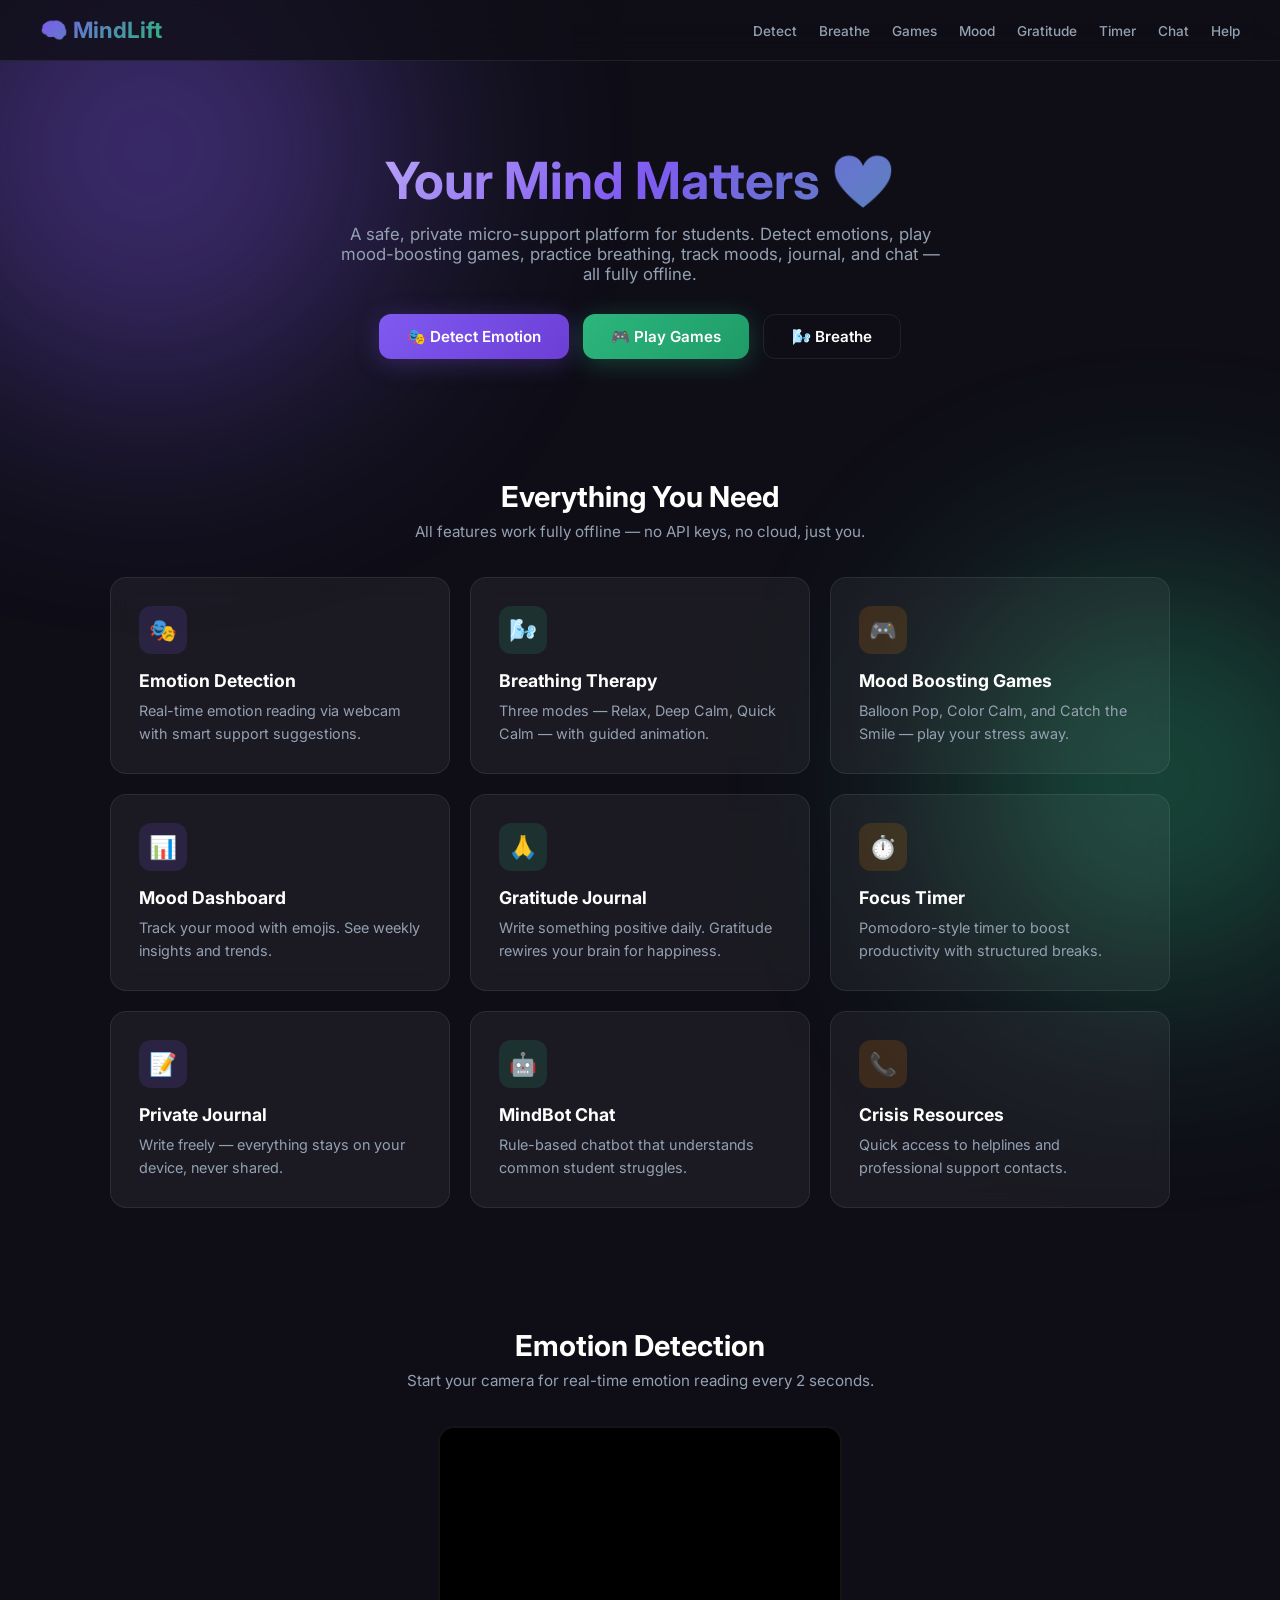
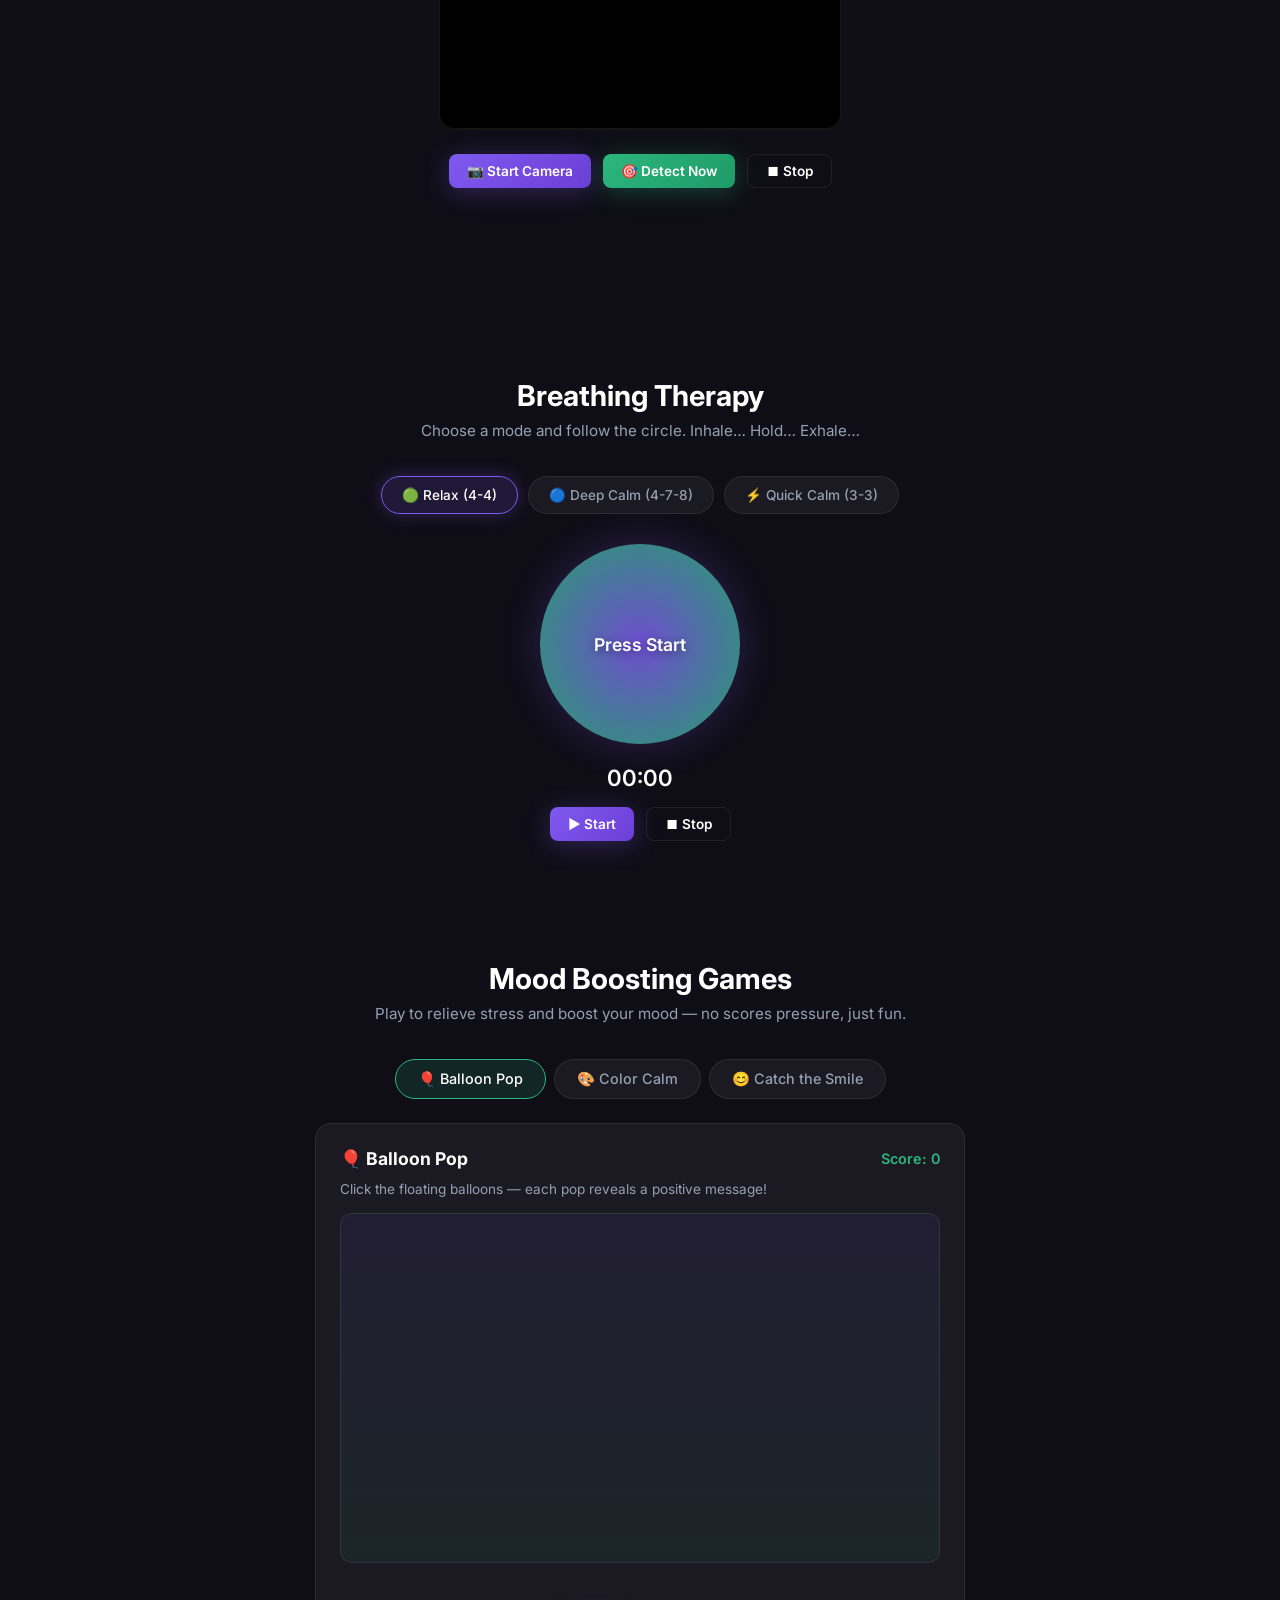
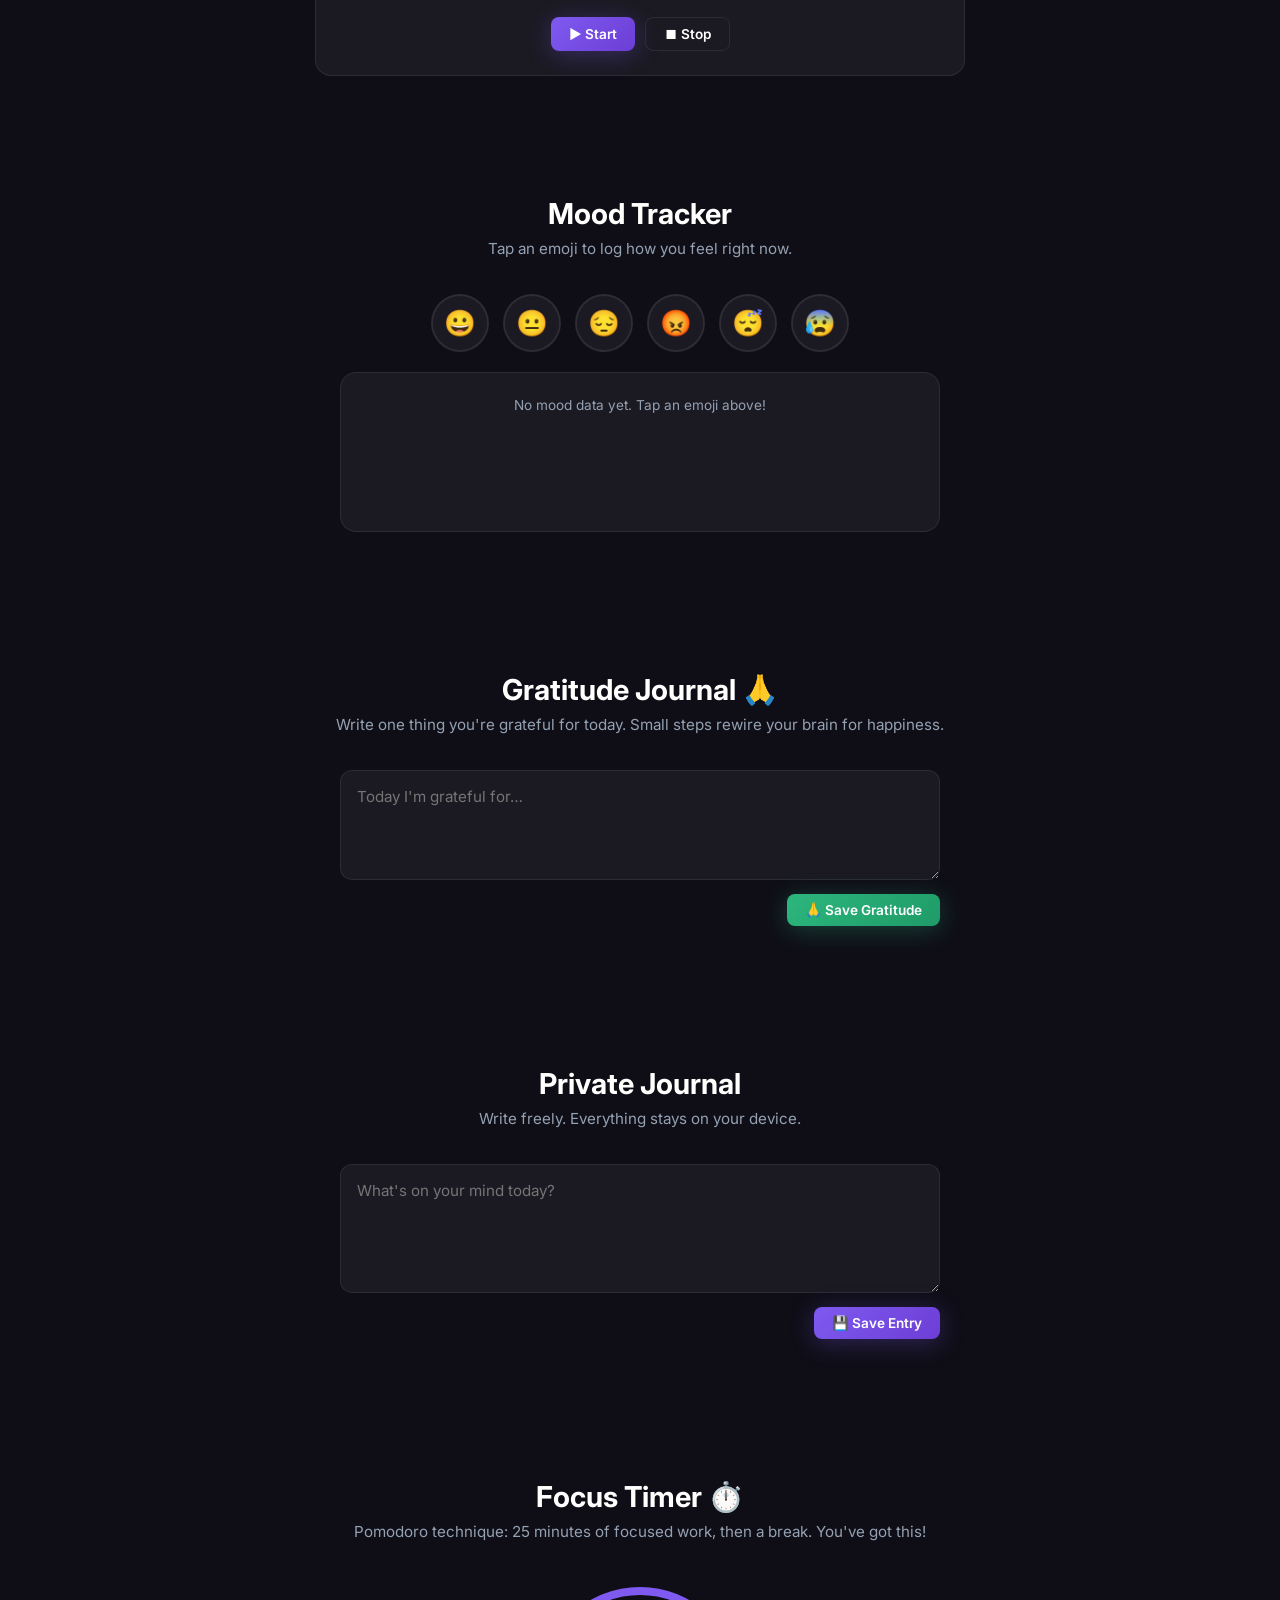
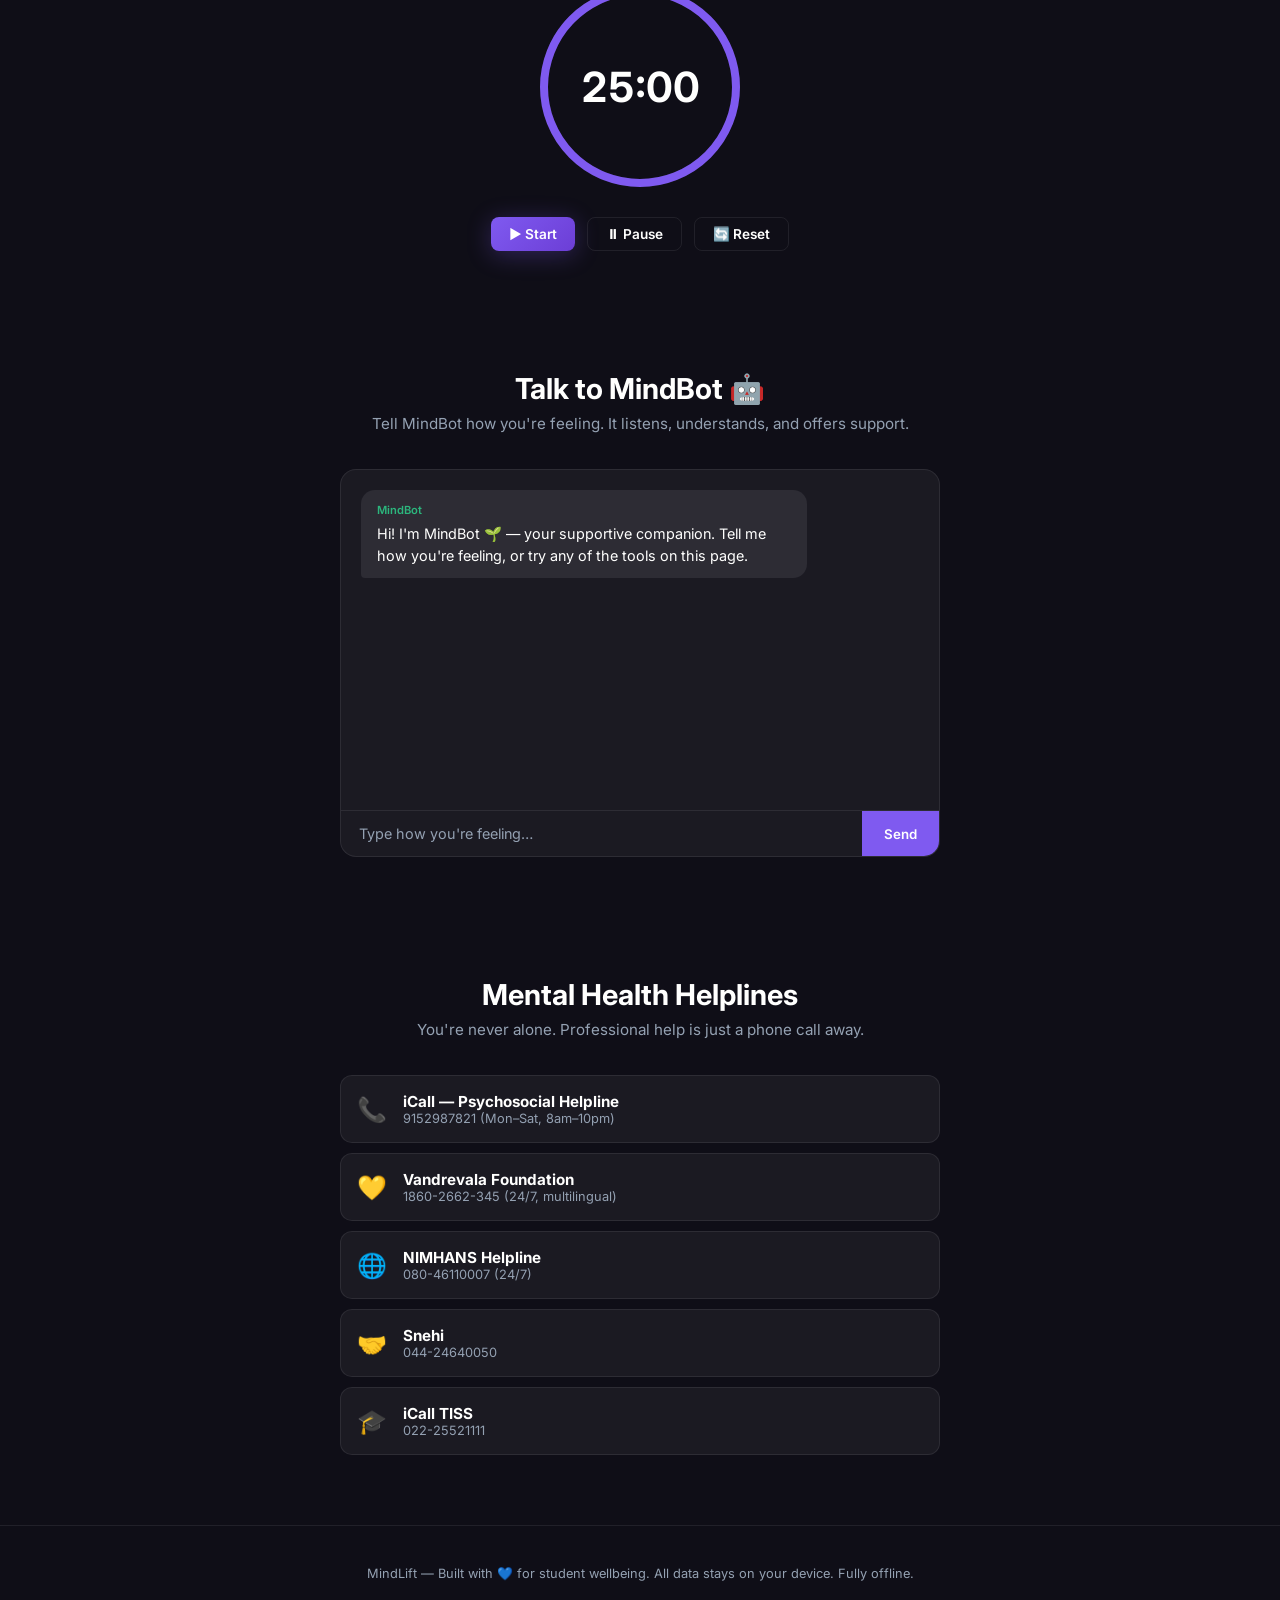
<file: index.html>
<!DOCTYPE html>
<html lang="en">

<head>
    <meta charset="UTF-8">
    <meta name="viewport" content="width=device-width, initial-scale=1.0">
    <meta name="description"
        content="MindLift — A complete offline mental health micro-support system for students. Emotion detection, breathing therapy, mood-boosting games, focus timer, journaling, and chatbot.">
    <title>MindLift — Mental Health Micro Support for Students</title>
    <link rel="stylesheet" href="style.css">
</head>

<body>

    <!-- ── NAVIGATION ── -->
    <nav>
        <div class="logo">🧠 MindLift</div>
        <ul class="nav-links">
            <li><a href="#detector">Detect</a></li>
            <li><a href="#breathing-section">Breathe</a></li>
            <li><a href="#games-section">Games</a></li>
            <li><a href="#mood-section">Mood</a></li>
            <li><a href="#gratitude-section">Gratitude</a></li>
            <li><a href="#focus-section">Timer</a></li>
            <li><a href="#chat-section">Chat</a></li>
            <li><a href="#resources-section">Help</a></li>
        </ul>
    </nav>

    <!-- ── HERO ── -->
    <section class="hero">
        <h1>Your Mind Matters 💙</h1>
        <p>A safe, private micro-support platform for students. Detect emotions, play mood-boosting games, practice
            breathing, track moods, journal, and chat — all fully offline.</p>
        <div class="hero-btns">
            <a href="#detector" class="btn btn-primary">🎭 Detect Emotion</a>
            <a href="#games-section" class="btn btn-accent">🎮 Play Games</a>
            <a href="#breathing-section" class="btn btn-outline">🌬️ Breathe</a>
        </div>
    </section>

    <!-- ── FEATURES GRID ── -->
    <section class="section" id="features">
        <h2 class="section-title">Everything You Need</h2>
        <p class="section-sub">All features work fully offline — no API keys, no cloud, just you.</p>
        <div class="card-grid">
            <div class="card animate-in">
                <div class="card-icon purple">🎭</div>
                <h3>Emotion Detection</h3>
                <p>Real-time emotion reading via webcam with smart support suggestions.</p>
            </div>
            <div class="card animate-in">
                <div class="card-icon green">🌬️</div>
                <h3>Breathing Therapy</h3>
                <p>Three modes — Relax, Deep Calm, Quick Calm — with guided animation.</p>
            </div>
            <div class="card animate-in">
                <div class="card-icon orange">🎮</div>
                <h3>Mood Boosting Games</h3>
                <p>Balloon Pop, Color Calm, and Catch the Smile — play your stress away.</p>
            </div>
            <div class="card animate-in">
                <div class="card-icon purple">📊</div>
                <h3>Mood Dashboard</h3>
                <p>Track your mood with emojis. See weekly insights and trends.</p>
            </div>
            <div class="card animate-in">
                <div class="card-icon green">🙏</div>
                <h3>Gratitude Journal</h3>
                <p>Write something positive daily. Gratitude rewires your brain for happiness.</p>
            </div>
            <div class="card animate-in">
                <div class="card-icon orange">⏱️</div>
                <h3>Focus Timer</h3>
                <p>Pomodoro-style timer to boost productivity with structured breaks.</p>
            </div>
            <div class="card animate-in">
                <div class="card-icon purple">📝</div>
                <h3>Private Journal</h3>
                <p>Write freely — everything stays on your device, never shared.</p>
            </div>
            <div class="card animate-in">
                <div class="card-icon green">🤖</div>
                <h3>MindBot Chat</h3>
                <p>Rule-based chatbot that understands common student struggles.</p>
            </div>
            <div class="card animate-in">
                <div class="card-icon orange">📞</div>
                <h3>Crisis Resources</h3>
                <p>Quick access to helplines and professional support contacts.</p>
            </div>
        </div>
    </section>

    <!-- ══════════════════════════════════════ -->
    <!-- ── EMOTION DETECTION ── -->
    <!-- ══════════════════════════════════════ -->
    <section class="section" id="detector">
        <h2 class="section-title">Emotion Detection</h2>
        <p class="section-sub">Start your camera for real-time emotion reading every 2 seconds.</p>
        <div style="text-align:center">
            <div class="video-wrap">
                <video id="cam" autoplay playsinline width="400" height="300"></video>
                <div class="live-emotion-overlay" id="liveEmotionOverlay"></div>
            </div>
            <div class="det-controls">
                <button class="btn btn-primary btn-sm" id="btnStartCam" onclick="startCamera()">📷 Start Camera</button>
                <button class="btn btn-accent btn-sm" onclick="detectEmotion()">🎯 Detect Now</button>
                <button class="btn btn-outline btn-sm" onclick="stopCamera()">⏹ Stop</button>
            </div>
            <div id="emotion-result" class="emotion-result"></div>
        </div>
        <!-- Smart Suggestions Panel -->
        <div id="smartSuggestions" class="smart-suggestions" style="display:none"></div>
    </section>

    <!-- ══════════════════════════════════════ -->
    <!-- ── ADVANCED BREATHING ── -->
    <!-- ══════════════════════════════════════ -->
    <section class="section" id="breathing-section">
        <h2 class="section-title">Breathing Therapy</h2>
        <p class="section-sub">Choose a mode and follow the circle. Inhale… Hold… Exhale…</p>
        <div style="text-align:center">
            <!-- Mode Selector -->
            <div class="breath-mode-selector">
                <button class="breath-mode-btn active" data-mode="relax" onclick="selectBreathMode('relax')">🟢 Relax
                    (4-4)</button>
                <button class="breath-mode-btn" data-mode="deep" onclick="selectBreathMode('deep')">🔵 Deep Calm
                    (4-7-8)</button>
                <button class="breath-mode-btn" data-mode="quick" onclick="selectBreathMode('quick')">⚡ Quick Calm
                    (3-3)</button>
            </div>
            <div class="breath-circle-wrap">
                <div class="breath-circle" id="breathCircle"></div>
                <div class="breath-label" id="breathLabel">Press Start</div>
            </div>
            <div id="breathTimer" class="breath-timer">00:00</div>
            <div class="breath-controls">
                <button class="btn btn-primary btn-sm" onclick="startBreathing()">▶ Start</button>
                <button class="btn btn-outline btn-sm" onclick="stopBreathing()">⏹ Stop</button>
            </div>
        </div>
    </section>

    <!-- ══════════════════════════════════════ -->
    <!-- ── MOOD BOOSTING GAMES ── -->
    <!-- ══════════════════════════════════════ -->
    <section class="section" id="games-section">
        <h2 class="section-title">Mood Boosting Games</h2>
        <p class="section-sub">Play to relieve stress and boost your mood — no scores pressure, just fun.</p>

        <!-- Game Tabs -->
        <div class="game-tabs">
            <button class="game-tab active" onclick="switchGame('balloon',this)">🎈 Balloon Pop</button>
            <button class="game-tab" onclick="switchGame('color',this)">🎨 Color Calm</button>
            <button class="game-tab" onclick="switchGame('smile',this)">😊 Catch the Smile</button>
        </div>

        <!-- Game 1: Balloon Pop -->
        <div class="game-panel" id="game-balloon">
            <div class="game-header">
                <h3>🎈 Balloon Pop</h3>
                <div class="game-score">Score: <span id="balloonScore">0</span></div>
            </div>
            <p class="game-desc">Click the floating balloons — each pop reveals a positive message!</p>
            <div class="balloon-area" id="balloonArea"></div>
            <div id="balloonMsg" class="balloon-pop-msg"></div>
            <div class="game-controls">
                <button class="btn btn-primary btn-sm" onclick="startBalloonGame()">▶ Start</button>
                <button class="btn btn-outline btn-sm" onclick="stopBalloonGame()">⏹ Stop</button>
            </div>
        </div>

        <!-- Game 2: Color Calm -->
        <div class="game-panel" id="game-color" style="display:none">
            <div class="game-header">
                <h3>🎨 Color Calm</h3>
                <div class="game-score">Score: <span id="colorScore">0</span></div>
            </div>
            <div id="colorInstruction" class="color-instruction">Press Start to play</div>
            <div class="color-grid" id="colorGrid"></div>
            <div class="game-controls">
                <button class="btn btn-primary btn-sm" onclick="startColorGame()">▶ Start</button>
            </div>
        </div>

        <!-- Game 3: Catch the Smile -->
        <div class="game-panel" id="game-smile" style="display:none">
            <div class="game-header">
                <h3>😊 Catch the Smile</h3>
                <div class="game-score">Caught: <span id="smileScore">0</span> / 10</div>
            </div>
            <p class="game-desc">Move your mouse to catch the falling smiley faces!</p>
            <canvas id="smileCanvas" width="600" height="380"></canvas>
            <div id="smileComplete" class="smile-complete" style="display:none">
                🎉 Great! You just boosted your mood!
            </div>
            <div class="game-controls">
                <button class="btn btn-primary btn-sm" onclick="startSmileGame()">▶ Start</button>
                <button class="btn btn-outline btn-sm" onclick="stopSmileGame()">⏹ Stop</button>
            </div>
        </div>
    </section>

    <!-- ══════════════════════════════════════ -->
    <!-- ── MOOD TRACKER DASHBOARD ── -->
    <!-- ══════════════════════════════════════ -->
    <section class="section" id="mood-section">
        <h2 class="section-title">Mood Tracker</h2>
        <p class="section-sub">Tap an emoji to log how you feel right now.</p>
        <div style="text-align:center">
            <div class="mood-selector">
                <button class="mood-btn" onclick="selectMood(this,5,'Happy')">😀</button>
                <button class="mood-btn" onclick="selectMood(this,3,'Neutral')">😐</button>
                <button class="mood-btn" onclick="selectMood(this,2,'Sad')">😔</button>
                <button class="mood-btn" onclick="selectMood(this,1,'Angry')">😡</button>
                <button class="mood-btn" onclick="selectMood(this,2,'Tired')">😴</button>
                <button class="mood-btn" onclick="selectMood(this,1,'Stressed')">😰</button>
            </div>
            <div id="moodInsight" class="mood-insight"></div>
            <div class="mood-chart">
                <div class="mood-chart-content" id="moodChartContent"></div>
            </div>
            <div id="moodHistory" class="mood-history"></div>
        </div>
    </section>

    <!-- ══════════════════════════════════════ -->
    <!-- ── GRATITUDE JOURNAL ── -->
    <!-- ══════════════════════════════════════ -->
    <section class="section" id="gratitude-section">
        <h2 class="section-title">Gratitude Journal 🙏</h2>
        <p class="section-sub">Write one thing you're grateful for today. Small steps rewire your brain for happiness.
        </p>
        <div style="max-width:600px;margin:0 auto;text-align:center">
            <textarea id="gratitudeArea" class="journal-area" rows="4" placeholder="Today I'm grateful for…"></textarea>
            <div style="text-align:right;margin-top:10px">
                <button class="btn btn-accent btn-sm" onclick="saveGratitude()">🙏 Save Gratitude</button>
            </div>
            <div id="gratitudeEntries" class="journal-entries" style="margin-top:20px"></div>
        </div>
    </section>

    <!-- ══════════════════════════════════════ -->
    <!-- ── PRIVATE JOURNAL ── -->
    <!-- ══════════════════════════════════════ -->
    <section class="section" id="journal-section">
        <h2 class="section-title">Private Journal</h2>
        <p class="section-sub">Write freely. Everything stays on your device.</p>
        <div style="max-width:600px;margin:0 auto;text-align:center">
            <textarea id="journalArea" class="journal-area" rows="5"
                placeholder="What's on your mind today?"></textarea>
            <div style="text-align:right;margin-top:10px">
                <button class="btn btn-primary btn-sm" onclick="saveJournal()">💾 Save Entry</button>
            </div>
            <div id="journalEntries" class="journal-entries" style="margin-top:20px"></div>
        </div>
    </section>

    <!-- ══════════════════════════════════════ -->
    <!-- ── FOCUS TIMER ── -->
    <!-- ══════════════════════════════════════ -->
    <section class="section" id="focus-section">
        <h2 class="section-title">Focus Timer ⏱️</h2>
        <p class="section-sub">Pomodoro technique: 25 minutes of focused work, then a break. You've got this!</p>
        <div style="text-align:center">
            <div class="timer-ring-wrap">
                <svg class="timer-ring" width="220" height="220" viewBox="0 0 220 220">
                    <circle class="timer-ring-bg" cx="110" cy="110" r="96" />
                    <circle class="timer-ring-fill" id="focusRing" cx="110" cy="110" r="96" />
                </svg>
                <div class="timer-display" id="focusDisplay">25:00</div>
            </div>
            <div id="focusComplete" class="focus-complete" style="display:none">
                🎉 Time's up! Great focus session. Take a 5-minute break!
            </div>
            <div class="breath-controls" style="margin-top:20px">
                <button class="btn btn-primary btn-sm" onclick="startFocusTimer()">▶ Start</button>
                <button class="btn btn-outline btn-sm" onclick="pauseFocusTimer()">⏸ Pause</button>
                <button class="btn btn-outline btn-sm" onclick="resetFocusTimer()">🔄 Reset</button>
            </div>
        </div>
    </section>

    <!-- ══════════════════════════════════════ -->
    <!-- ── CHATBOT ── -->
    <!-- ══════════════════════════════════════ -->
    <section class="section" id="chat-section">
        <h2 class="section-title">Talk to MindBot 🤖</h2>
        <p class="section-sub">Tell MindBot how you're feeling. It listens, understands, and offers support.</p>
        <div class="chat-container">
            <div class="chat-messages" id="chatMessages"></div>
            <div class="chat-input-wrap">
                <input type="text" id="chatInput" placeholder="Type how you're feeling…">
                <button class="chat-send" onclick="sendMessage()">Send</button>
            </div>
        </div>
    </section>

    <!-- ══════════════════════════════════════ -->
    <!-- ── RESOURCES ── -->
    <!-- ══════════════════════════════════════ -->
    <section class="section" id="resources-section">
        <h2 class="section-title">Mental Health Helplines</h2>
        <p class="section-sub">You're never alone. Professional help is just a phone call away.</p>
        <div class="resource-list">
            <div class="resource-item">
                <div class="resource-icon">📞</div>
                <div class="resource-info">
                    <h4>iCall — Psychosocial Helpline</h4>
                    <p>9152987821 (Mon–Sat, 8am–10pm)</p>
                </div>
            </div>
            <div class="resource-item">
                <div class="resource-icon">💛</div>
                <div class="resource-info">
                    <h4>Vandrevala Foundation</h4>
                    <p>1860-2662-345 (24/7, multilingual)</p>
                </div>
            </div>
            <div class="resource-item">
                <div class="resource-icon">🌐</div>
                <div class="resource-info">
                    <h4>NIMHANS Helpline</h4>
                    <p>080-46110007 (24/7)</p>
                </div>
            </div>
            <div class="resource-item">
                <div class="resource-icon">🤝</div>
                <div class="resource-info">
                    <h4>Snehi</h4>
                    <p>044-24640050</p>
                </div>
            </div>
            <div class="resource-item">
                <div class="resource-icon">🎓</div>
                <div class="resource-info">
                    <h4>iCall TISS</h4>
                    <p>022-25521111</p>
                </div>
            </div>
        </div>
    </section>

    <!-- ── FOOTER ── -->
    <footer>
        <p>MindLift — Built with 💙 for student wellbeing. All data stays on your device. Fully offline.</p>
    </footer>

    <script src="face-api.min.js"></script>
    <script src="app.js"></script>
</body>

</html>
</file>
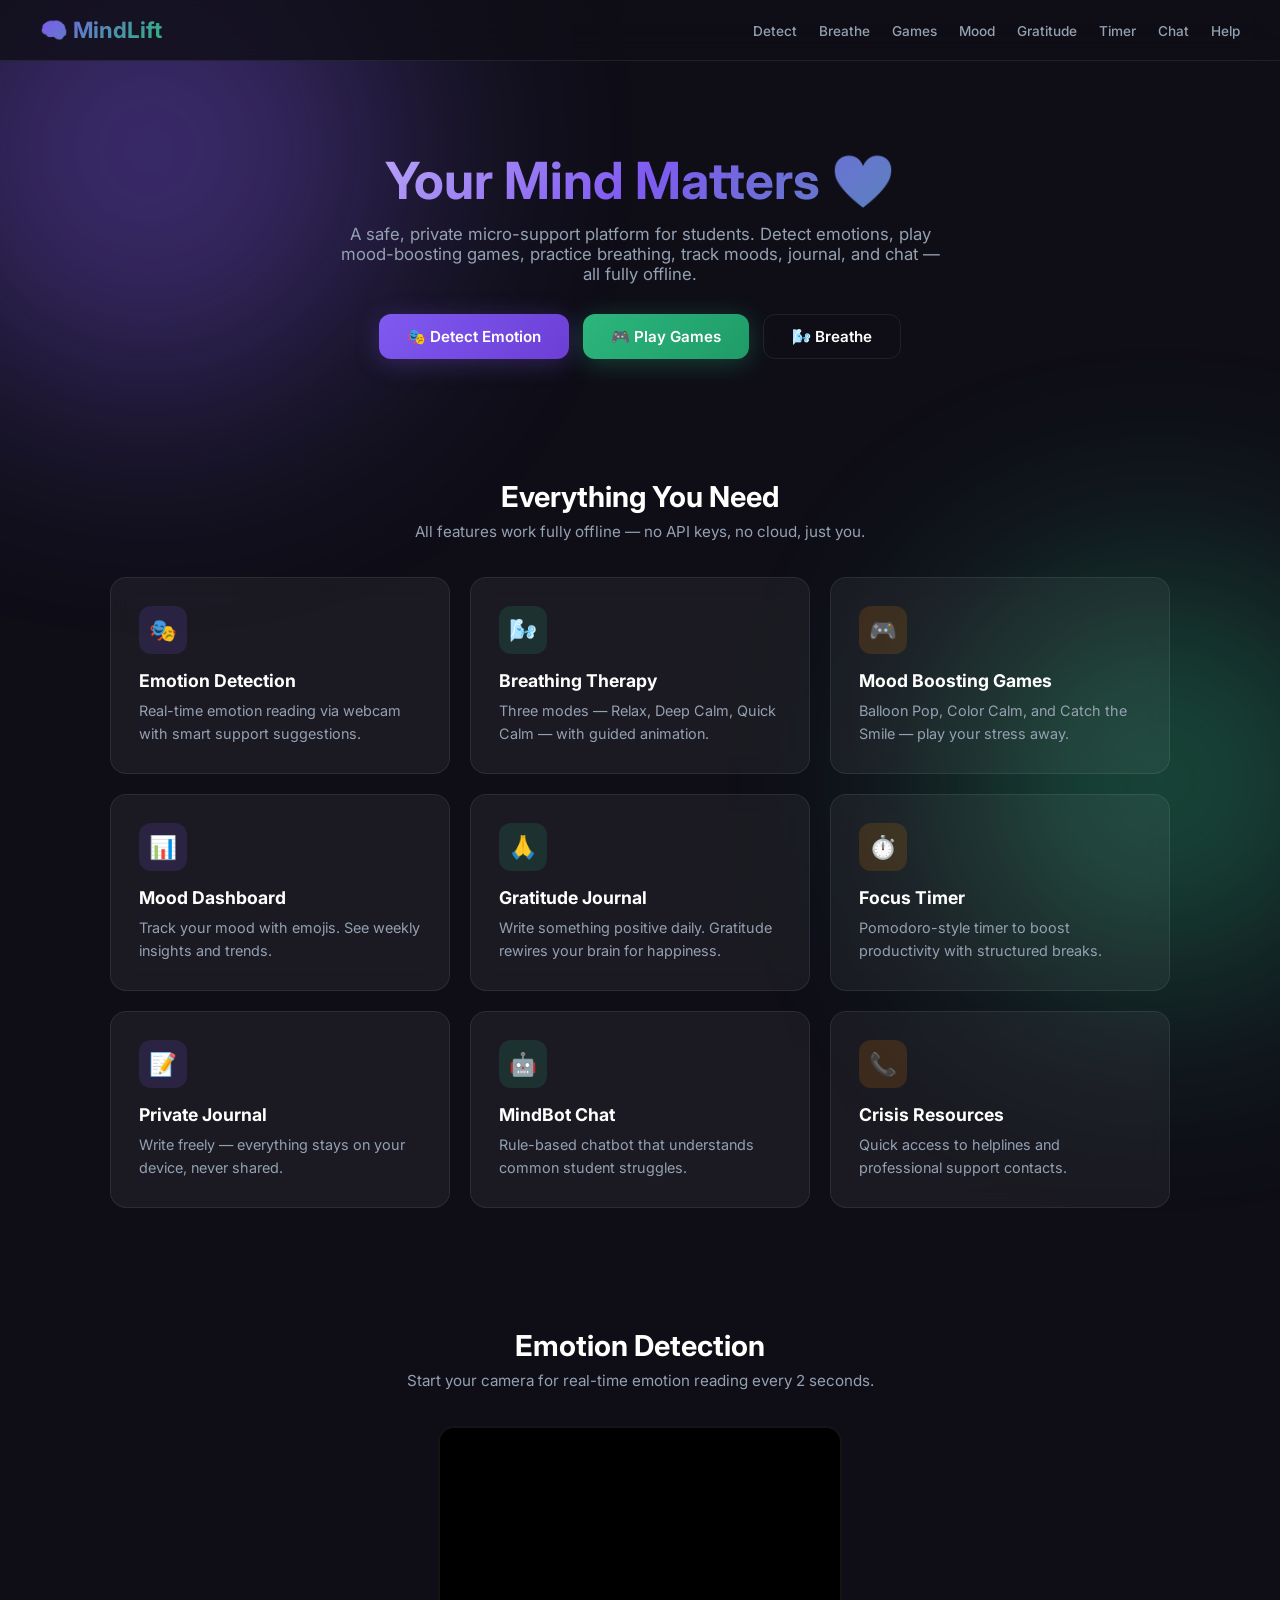
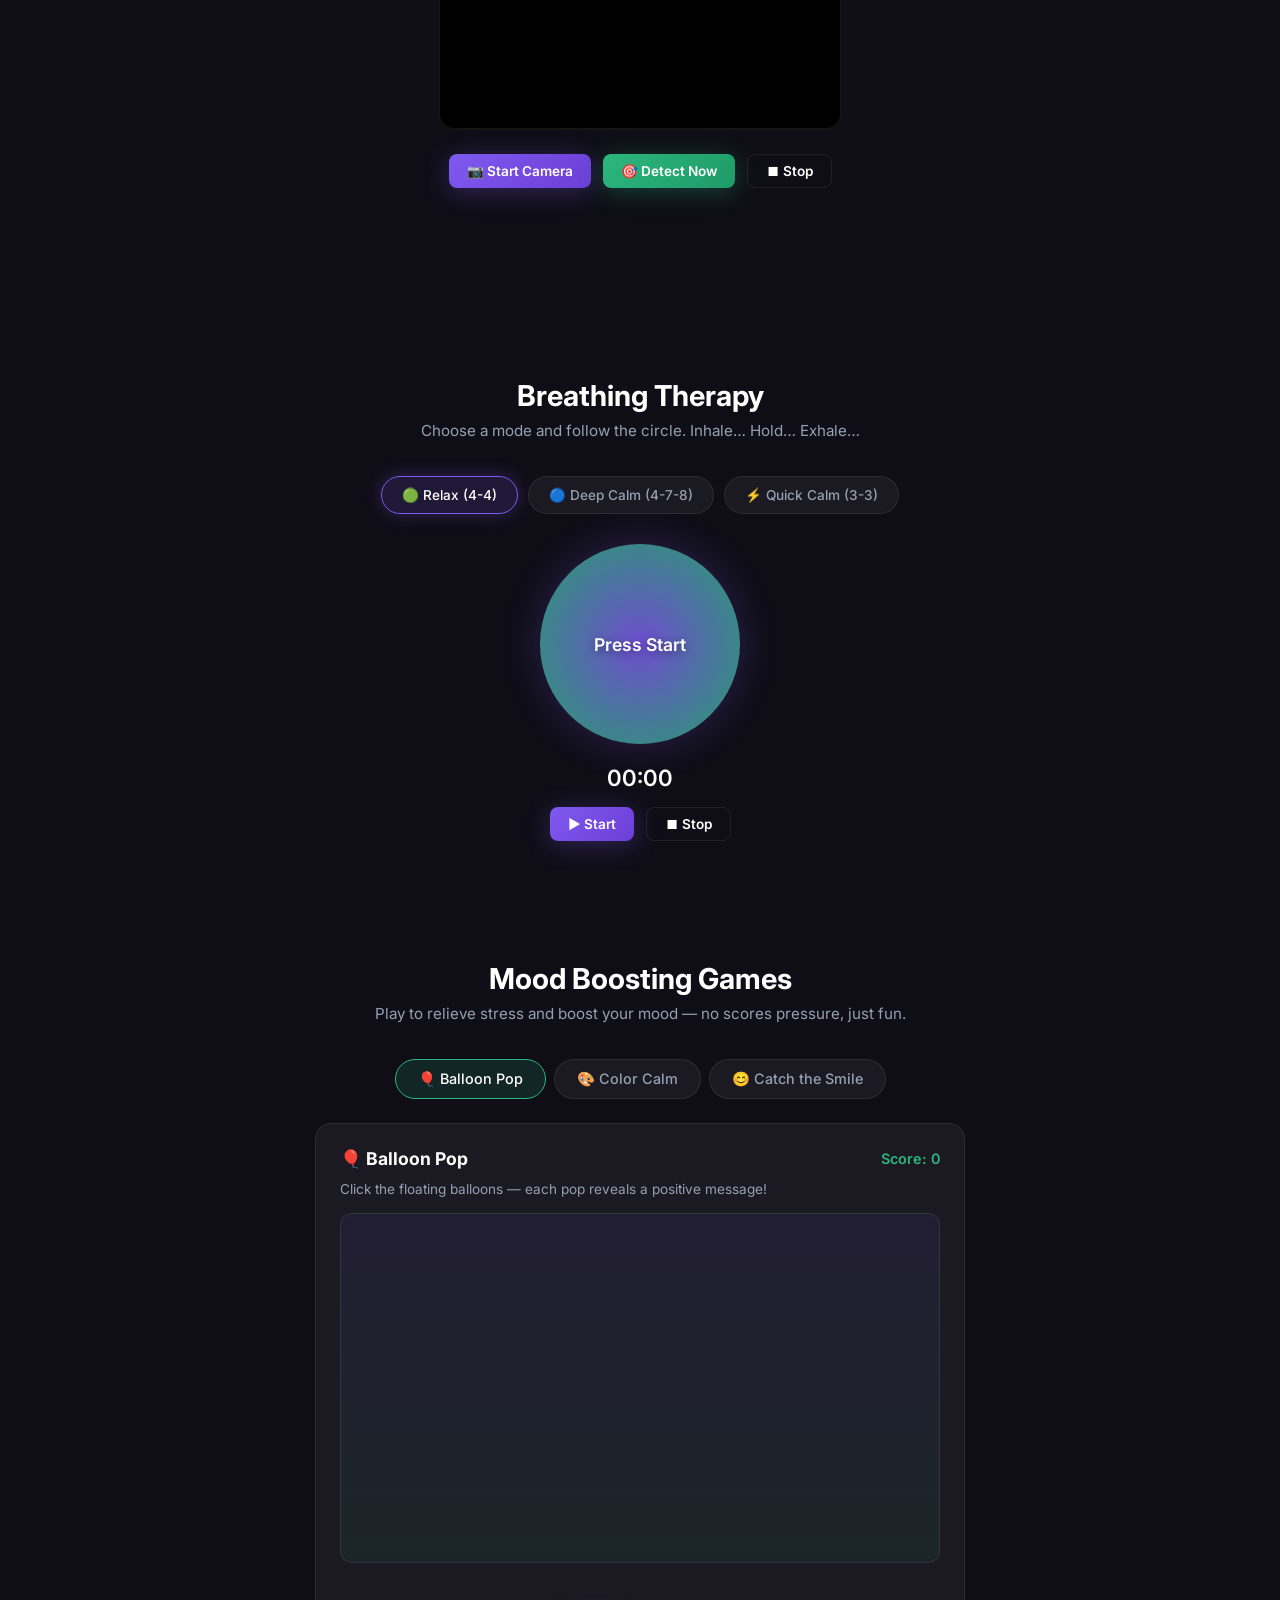
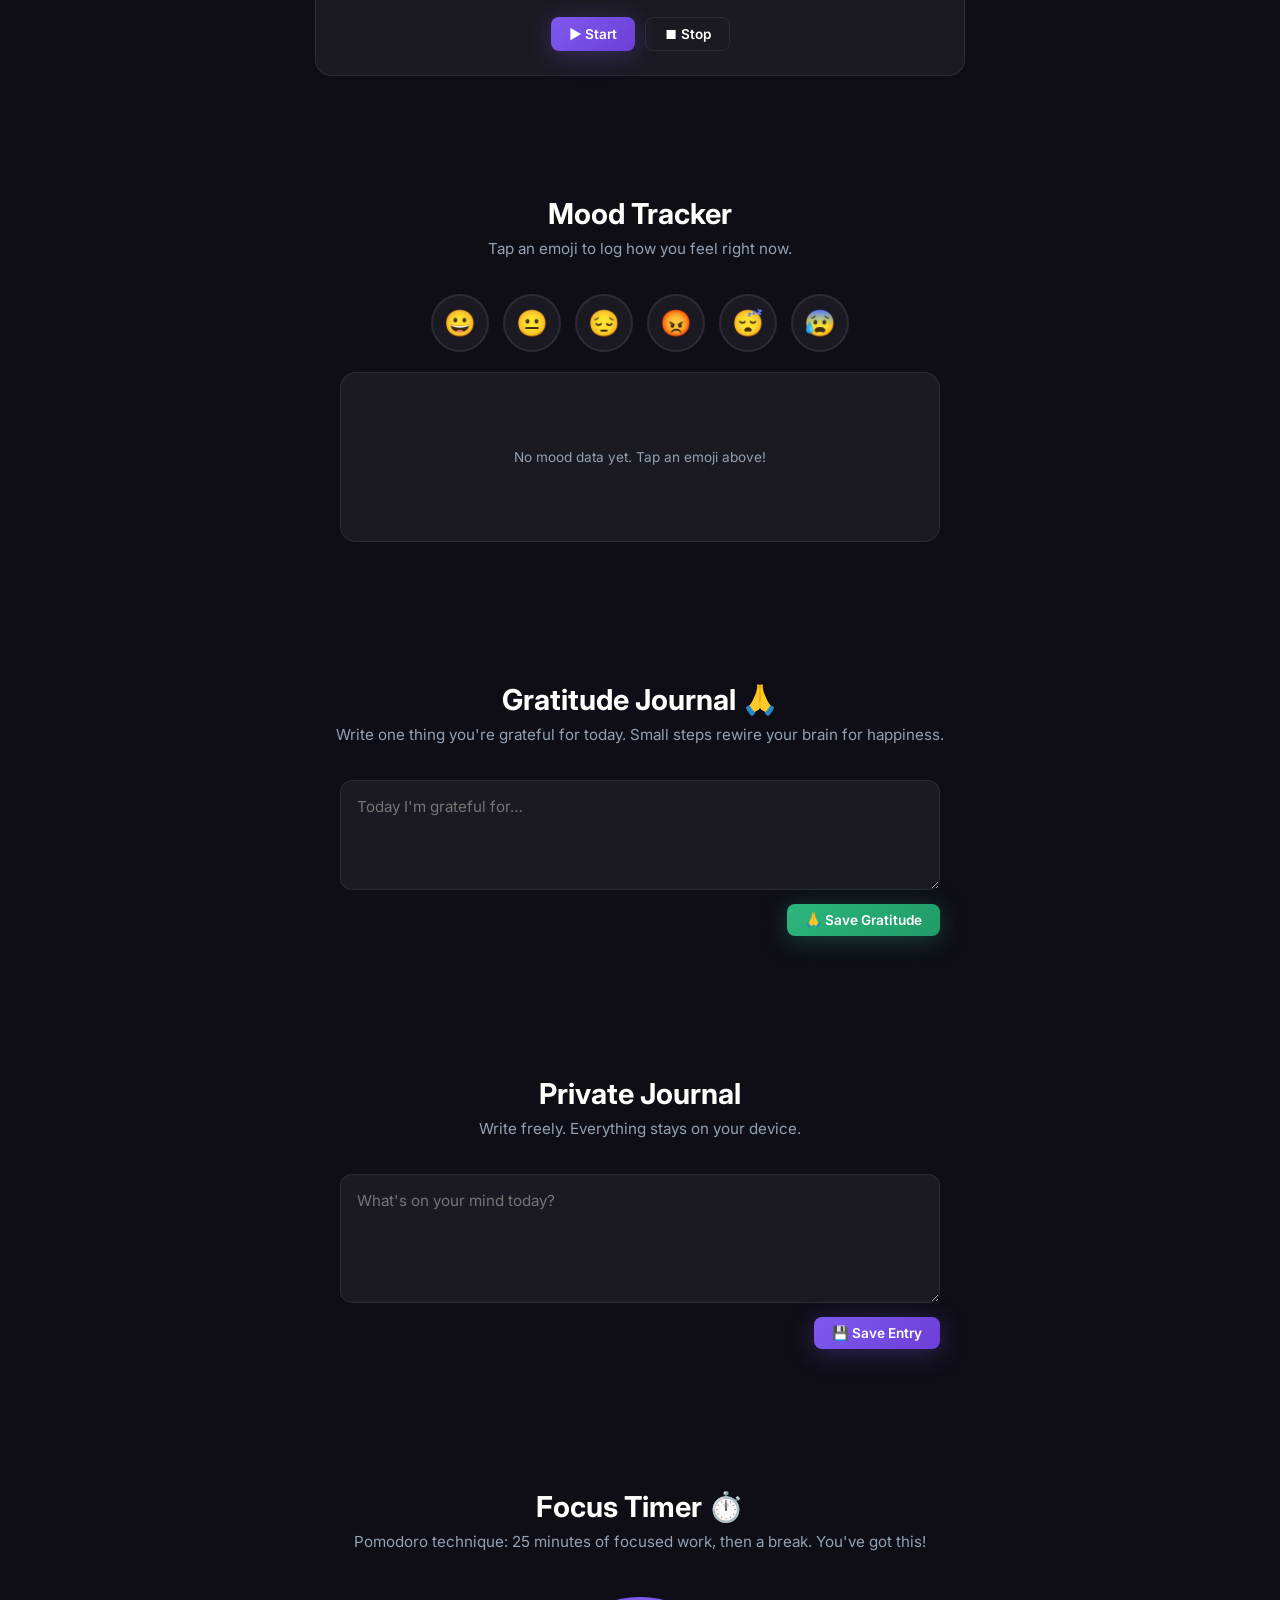
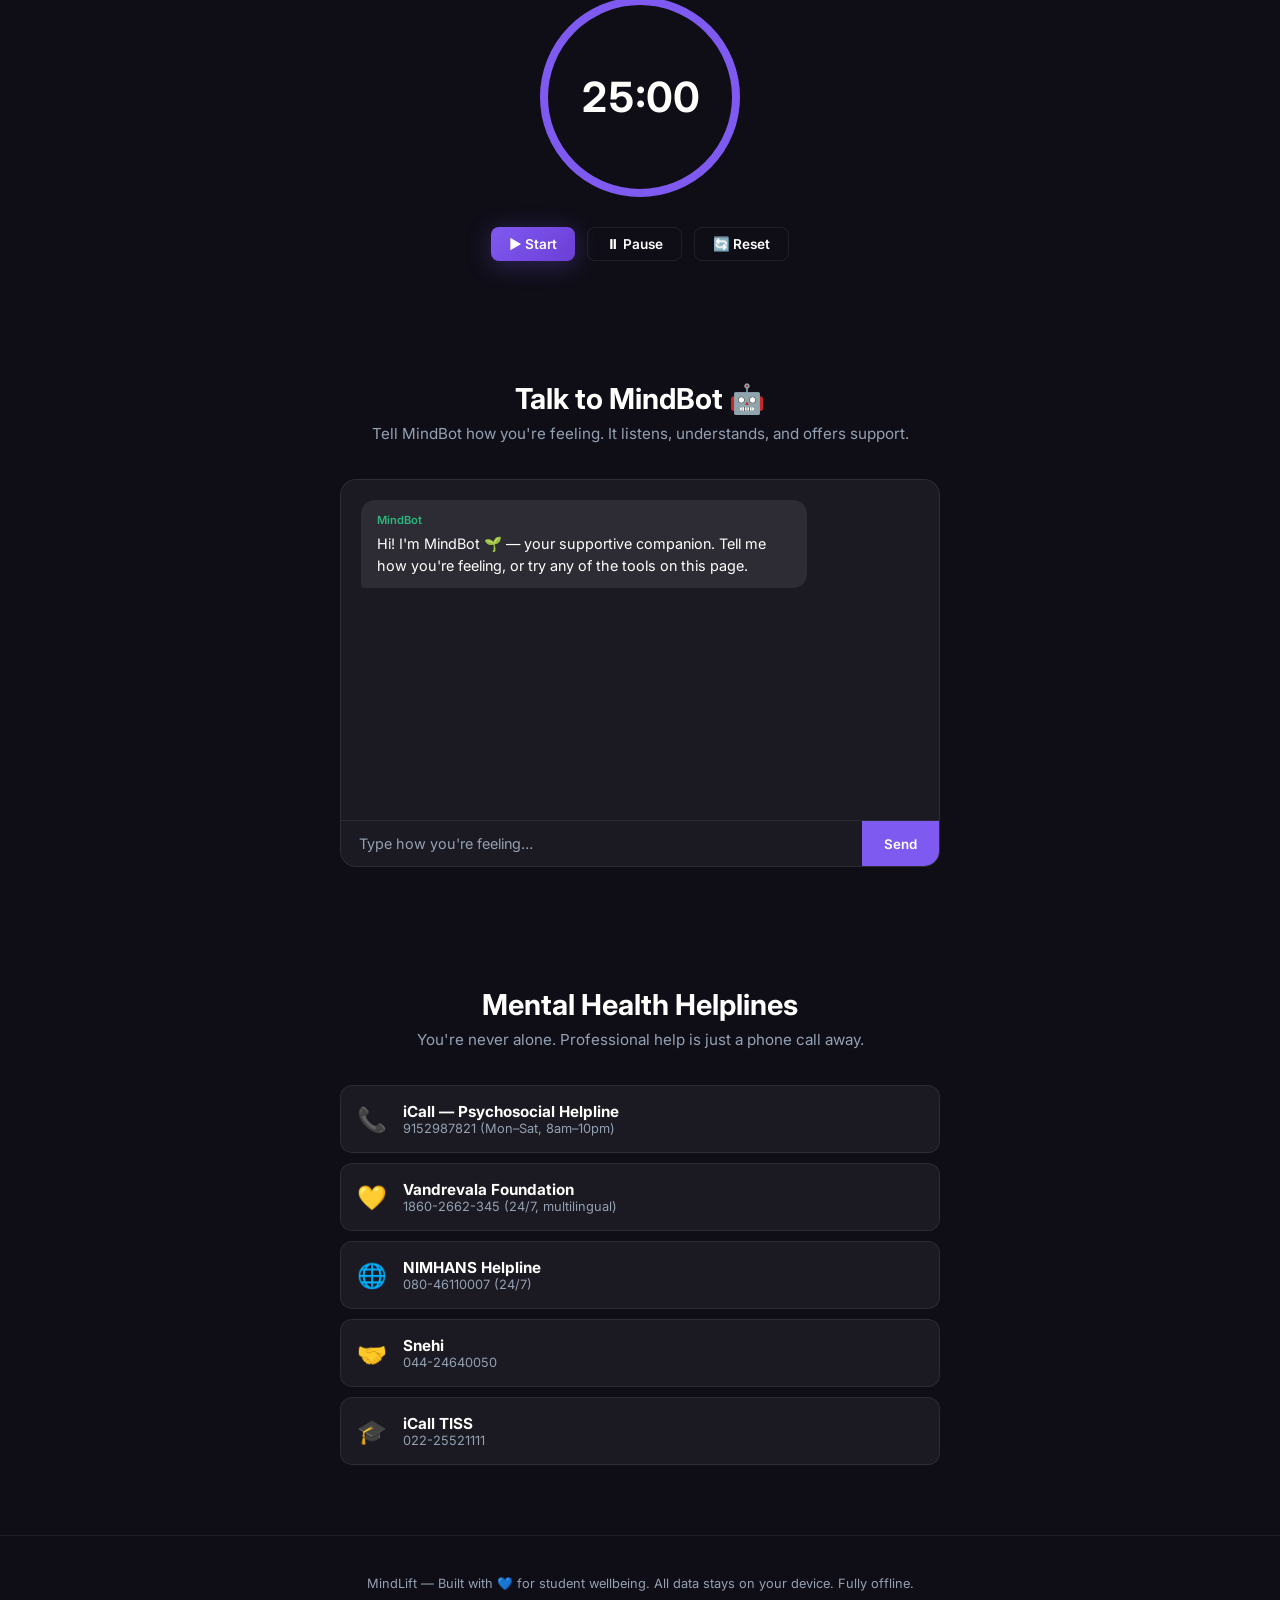
<file: mindsupport/index.html>
<!DOCTYPE html>
<html lang="en">

<head>
    <meta charset="UTF-8">
    <meta name="viewport" content="width=device-width, initial-scale=1.0">
    <meta name="description"
        content="MindLift — A complete offline mental health micro-support system for students. Emotion detection, breathing therapy, mood-boosting games, focus timer, journaling, and chatbot.">
    <title>MindLift — Mental Health Micro Support for Students</title>
    <link rel="stylesheet" href="style.css">
</head>

<body>

    <!-- ── NAVIGATION ── -->
    <nav>
        <div class="logo">🧠 MindLift</div>
        <ul class="nav-links">
            <li><a href="#detector">Detect</a></li>
            <li><a href="#breathing-section">Breathe</a></li>
            <li><a href="#games-section">Games</a></li>
            <li><a href="#mood-section">Mood</a></li>
            <li><a href="#gratitude-section">Gratitude</a></li>
            <li><a href="#focus-section">Timer</a></li>
            <li><a href="#chat-section">Chat</a></li>
            <li><a href="#resources-section">Help</a></li>
        </ul>
    </nav>

    <!-- ── HERO ── -->
    <section class="hero">
        <h1>Your Mind Matters 💙</h1>
        <p>A safe, private micro-support platform for students. Detect emotions, play mood-boosting games, practice
            breathing, track moods, journal, and chat — all fully offline.</p>
        <div class="hero-btns">
            <a href="#detector" class="btn btn-primary">🎭 Detect Emotion</a>
            <a href="#games-section" class="btn btn-accent">🎮 Play Games</a>
            <a href="#breathing-section" class="btn btn-outline">🌬️ Breathe</a>
        </div>
    </section>

    <!-- ── FEATURES GRID ── -->
    <section class="section" id="features">
        <h2 class="section-title">Everything You Need</h2>
        <p class="section-sub">All features work fully offline — no API keys, no cloud, just you.</p>
        <div class="card-grid">
            <div class="card animate-in">
                <div class="card-icon purple">🎭</div>
                <h3>Emotion Detection</h3>
                <p>Real-time emotion reading via webcam with smart support suggestions.</p>
            </div>
            <div class="card animate-in">
                <div class="card-icon green">🌬️</div>
                <h3>Breathing Therapy</h3>
                <p>Three modes — Relax, Deep Calm, Quick Calm — with guided animation.</p>
            </div>
            <div class="card animate-in">
                <div class="card-icon orange">🎮</div>
                <h3>Mood Boosting Games</h3>
                <p>Balloon Pop, Color Calm, and Catch the Smile — play your stress away.</p>
            </div>
            <div class="card animate-in">
                <div class="card-icon purple">📊</div>
                <h3>Mood Dashboard</h3>
                <p>Track your mood with emojis. See weekly insights and trends.</p>
            </div>
            <div class="card animate-in">
                <div class="card-icon green">🙏</div>
                <h3>Gratitude Journal</h3>
                <p>Write something positive daily. Gratitude rewires your brain for happiness.</p>
            </div>
            <div class="card animate-in">
                <div class="card-icon orange">⏱️</div>
                <h3>Focus Timer</h3>
                <p>Pomodoro-style timer to boost productivity with structured breaks.</p>
            </div>
            <div class="card animate-in">
                <div class="card-icon purple">📝</div>
                <h3>Private Journal</h3>
                <p>Write freely — everything stays on your device, never shared.</p>
            </div>
            <div class="card animate-in">
                <div class="card-icon green">🤖</div>
                <h3>MindBot Chat</h3>
                <p>Rule-based chatbot that understands common student struggles.</p>
            </div>
            <div class="card animate-in">
                <div class="card-icon orange">📞</div>
                <h3>Crisis Resources</h3>
                <p>Quick access to helplines and professional support contacts.</p>
            </div>
        </div>
    </section>

    <!-- ══════════════════════════════════════ -->
    <!-- ── EMOTION DETECTION ── -->
    <!-- ══════════════════════════════════════ -->
    <section class="section" id="detector">
        <h2 class="section-title">Emotion Detection</h2>
        <p class="section-sub">Start your camera for real-time emotion reading every 2 seconds.</p>
        <div style="text-align:center">
            <div class="video-wrap">
                <video id="cam" autoplay playsinline width="400" height="300"></video>
                <div class="live-emotion-overlay" id="liveEmotionOverlay"></div>
            </div>
            <div class="det-controls">
                <button class="btn btn-primary btn-sm" id="btnStartCam" onclick="startCamera()">📷 Start Camera</button>
                <button class="btn btn-accent btn-sm" onclick="detectEmotion()">🎯 Detect Now</button>
                <button class="btn btn-outline btn-sm" onclick="stopCamera()">⏹ Stop</button>
            </div>
            <div id="emotion-result" class="emotion-result"></div>
        </div>
        <!-- Smart Suggestions Panel -->
        <div id="smartSuggestions" class="smart-suggestions" style="display:none"></div>
    </section>

    <!-- ══════════════════════════════════════ -->
    <!-- ── ADVANCED BREATHING ── -->
    <!-- ══════════════════════════════════════ -->
    <section class="section" id="breathing-section">
        <h2 class="section-title">Breathing Therapy</h2>
        <p class="section-sub">Choose a mode and follow the circle. Inhale… Hold… Exhale…</p>
        <div style="text-align:center">
            <!-- Mode Selector -->
            <div class="breath-mode-selector">
                <button class="breath-mode-btn active" data-mode="relax" onclick="selectBreathMode('relax')">🟢 Relax
                    (4-4)</button>
                <button class="breath-mode-btn" data-mode="deep" onclick="selectBreathMode('deep')">🔵 Deep Calm
                    (4-7-8)</button>
                <button class="breath-mode-btn" data-mode="quick" onclick="selectBreathMode('quick')">⚡ Quick Calm
                    (3-3)</button>
            </div>
            <div class="breath-circle-wrap">
                <div class="breath-circle" id="breathCircle"></div>
                <div class="breath-label" id="breathLabel">Press Start</div>
            </div>
            <div id="breathTimer" class="breath-timer">00:00</div>
            <div class="breath-controls">
                <button class="btn btn-primary btn-sm" onclick="startBreathing()">▶ Start</button>
                <button class="btn btn-outline btn-sm" onclick="stopBreathing()">⏹ Stop</button>
            </div>
        </div>
    </section>

    <!-- ══════════════════════════════════════ -->
    <!-- ── MOOD BOOSTING GAMES ── -->
    <!-- ══════════════════════════════════════ -->
    <section class="section" id="games-section">
        <h2 class="section-title">Mood Boosting Games</h2>
        <p class="section-sub">Play to relieve stress and boost your mood — no scores pressure, just fun.</p>

        <!-- Game Tabs -->
        <div class="game-tabs">
            <button class="game-tab active" onclick="switchGame('balloon',this)">🎈 Balloon Pop</button>
            <button class="game-tab" onclick="switchGame('color',this)">🎨 Color Calm</button>
            <button class="game-tab" onclick="switchGame('smile',this)">😊 Catch the Smile</button>
        </div>

        <!-- Game 1: Balloon Pop -->
        <div class="game-panel" id="game-balloon">
            <div class="game-header">
                <h3>🎈 Balloon Pop</h3>
                <div class="game-score">Score: <span id="balloonScore">0</span></div>
            </div>
            <p class="game-desc">Click the floating balloons — each pop reveals a positive message!</p>
            <div class="balloon-area" id="balloonArea"></div>
            <div id="balloonMsg" class="balloon-pop-msg"></div>
            <div class="game-controls">
                <button class="btn btn-primary btn-sm" onclick="startBalloonGame()">▶ Start</button>
                <button class="btn btn-outline btn-sm" onclick="stopBalloonGame()">⏹ Stop</button>
            </div>
        </div>

        <!-- Game 2: Color Calm -->
        <div class="game-panel" id="game-color" style="display:none">
            <div class="game-header">
                <h3>🎨 Color Calm</h3>
                <div class="game-score">Score: <span id="colorScore">0</span></div>
            </div>
            <div id="colorInstruction" class="color-instruction">Press Start to play</div>
            <div class="color-grid" id="colorGrid"></div>
            <div class="game-controls">
                <button class="btn btn-primary btn-sm" onclick="startColorGame()">▶ Start</button>
            </div>
        </div>

        <!-- Game 3: Catch the Smile -->
        <div class="game-panel" id="game-smile" style="display:none">
            <div class="game-header">
                <h3>😊 Catch the Smile</h3>
                <div class="game-score">Caught: <span id="smileScore">0</span> / 10</div>
            </div>
            <p class="game-desc">Move your mouse to catch the falling smiley faces!</p>
            <canvas id="smileCanvas" width="600" height="380"></canvas>
            <div id="smileComplete" class="smile-complete" style="display:none">
                🎉 Great! You just boosted your mood!
            </div>
            <div class="game-controls">
                <button class="btn btn-primary btn-sm" onclick="startSmileGame()">▶ Start</button>
                <button class="btn btn-outline btn-sm" onclick="stopSmileGame()">⏹ Stop</button>
            </div>
        </div>
    </section>

    <!-- ══════════════════════════════════════ -->
    <!-- ── MOOD TRACKER DASHBOARD ── -->
    <!-- ══════════════════════════════════════ -->
    <section class="section" id="mood-section">
        <h2 class="section-title">Mood Tracker</h2>
        <p class="section-sub">Tap an emoji to log how you feel right now.</p>
        <div style="text-align:center">
            <div class="mood-selector">
                <button class="mood-btn" onclick="selectMood(this,5,'Happy')">😀</button>
                <button class="mood-btn" onclick="selectMood(this,3,'Neutral')">😐</button>
                <button class="mood-btn" onclick="selectMood(this,2,'Sad')">😔</button>
                <button class="mood-btn" onclick="selectMood(this,1,'Angry')">😡</button>
                <button class="mood-btn" onclick="selectMood(this,2,'Tired')">😴</button>
                <button class="mood-btn" onclick="selectMood(this,1,'Stressed')">😰</button>
            </div>
            <div id="moodInsight" class="mood-insight"></div>
            <div class="mood-chart">
                <div class="mood-chart-bars" id="moodBars"></div>
            </div>
            <div id="moodHistory" class="mood-history"></div>
        </div>
    </section>

    <!-- ══════════════════════════════════════ -->
    <!-- ── GRATITUDE JOURNAL ── -->
    <!-- ══════════════════════════════════════ -->
    <section class="section" id="gratitude-section">
        <h2 class="section-title">Gratitude Journal 🙏</h2>
        <p class="section-sub">Write one thing you're grateful for today. Small steps rewire your brain for happiness.
        </p>
        <div style="max-width:600px;margin:0 auto;text-align:center">
            <textarea id="gratitudeArea" class="journal-area" rows="4" placeholder="Today I'm grateful for…"></textarea>
            <div style="text-align:right;margin-top:10px">
                <button class="btn btn-accent btn-sm" onclick="saveGratitude()">🙏 Save Gratitude</button>
            </div>
            <div id="gratitudeEntries" class="journal-entries" style="margin-top:20px"></div>
        </div>
    </section>

    <!-- ══════════════════════════════════════ -->
    <!-- ── PRIVATE JOURNAL ── -->
    <!-- ══════════════════════════════════════ -->
    <section class="section" id="journal-section">
        <h2 class="section-title">Private Journal</h2>
        <p class="section-sub">Write freely. Everything stays on your device.</p>
        <div style="max-width:600px;margin:0 auto;text-align:center">
            <textarea id="journalArea" class="journal-area" rows="5"
                placeholder="What's on your mind today?"></textarea>
            <div style="text-align:right;margin-top:10px">
                <button class="btn btn-primary btn-sm" onclick="saveJournal()">💾 Save Entry</button>
            </div>
            <div id="journalEntries" class="journal-entries" style="margin-top:20px"></div>
        </div>
    </section>

    <!-- ══════════════════════════════════════ -->
    <!-- ── FOCUS TIMER ── -->
    <!-- ══════════════════════════════════════ -->
    <section class="section" id="focus-section">
        <h2 class="section-title">Focus Timer ⏱️</h2>
        <p class="section-sub">Pomodoro technique: 25 minutes of focused work, then a break. You've got this!</p>
        <div style="text-align:center">
            <div class="timer-ring-wrap">
                <svg class="timer-ring" width="220" height="220" viewBox="0 0 220 220">
                    <circle class="timer-ring-bg" cx="110" cy="110" r="96" />
                    <circle class="timer-ring-fill" id="focusRing" cx="110" cy="110" r="96" />
                </svg>
                <div class="timer-display" id="focusDisplay">25:00</div>
            </div>
            <div id="focusComplete" class="focus-complete" style="display:none">
                🎉 Time's up! Great focus session. Take a 5-minute break!
            </div>
            <div class="breath-controls" style="margin-top:20px">
                <button class="btn btn-primary btn-sm" onclick="startFocusTimer()">▶ Start</button>
                <button class="btn btn-outline btn-sm" onclick="pauseFocusTimer()">⏸ Pause</button>
                <button class="btn btn-outline btn-sm" onclick="resetFocusTimer()">🔄 Reset</button>
            </div>
        </div>
    </section>

    <!-- ══════════════════════════════════════ -->
    <!-- ── CHATBOT ── -->
    <!-- ══════════════════════════════════════ -->
    <section class="section" id="chat-section">
        <h2 class="section-title">Talk to MindBot 🤖</h2>
        <p class="section-sub">Tell MindBot how you're feeling. It listens, understands, and offers support.</p>
        <div class="chat-container">
            <div class="chat-messages" id="chatMessages"></div>
            <div class="chat-input-wrap">
                <input type="text" id="chatInput" placeholder="Type how you're feeling…">
                <button class="chat-send" onclick="sendMessage()">Send</button>
            </div>
        </div>
    </section>

    <!-- ══════════════════════════════════════ -->
    <!-- ── RESOURCES ── -->
    <!-- ══════════════════════════════════════ -->
    <section class="section" id="resources-section">
        <h2 class="section-title">Mental Health Helplines</h2>
        <p class="section-sub">You're never alone. Professional help is just a phone call away.</p>
        <div class="resource-list">
            <div class="resource-item">
                <div class="resource-icon">📞</div>
                <div class="resource-info">
                    <h4>iCall — Psychosocial Helpline</h4>
                    <p>9152987821 (Mon–Sat, 8am–10pm)</p>
                </div>
            </div>
            <div class="resource-item">
                <div class="resource-icon">💛</div>
                <div class="resource-info">
                    <h4>Vandrevala Foundation</h4>
                    <p>1860-2662-345 (24/7, multilingual)</p>
                </div>
            </div>
            <div class="resource-item">
                <div class="resource-icon">🌐</div>
                <div class="resource-info">
                    <h4>NIMHANS Helpline</h4>
                    <p>080-46110007 (24/7)</p>
                </div>
            </div>
            <div class="resource-item">
                <div class="resource-icon">🤝</div>
                <div class="resource-info">
                    <h4>Snehi</h4>
                    <p>044-24640050</p>
                </div>
            </div>
            <div class="resource-item">
                <div class="resource-icon">🎓</div>
                <div class="resource-info">
                    <h4>iCall TISS</h4>
                    <p>022-25521111</p>
                </div>
            </div>
        </div>
    </section>

    <!-- ── FOOTER ── -->
    <footer>
        <p>MindLift — Built with 💙 for student wellbeing. All data stays on your device. Fully offline.</p>
    </footer>

    <script src="face-api.min.js"></script>
    <script src="app.js"></script>
</body>

</html>
</file>
<file: style.css>
@import url('https://fonts.googleapis.com/css2?family=Inter:wght@300;400;500;600;700&display=swap');

:root {
  --bg: #0f0e17;
  --surface: #1a1932;
  --card: rgba(255, 255, 255, 0.05);
  --border: rgba(255, 255, 255, 0.08);
  --primary: #7f5af0;
  --primary-glow: rgba(127, 90, 240, 0.3);
  --accent: #2cb67d;
  --accent-glow: rgba(44, 182, 125, 0.3);
  --text: #fffffe;
  --text-dim: #94a1b2;
  --danger: #e53170;
  --warn: #ff8906;
}

* {
  margin: 0;
  padding: 0;
  box-sizing: border-box;
}

body {
  font-family: 'Inter', sans-serif;
  background: var(--bg);
  color: var(--text);
  min-height: 100vh;
  overflow-x: hidden;
}

/* ── Ambient blobs ── */
body::before,
body::after {
  content: '';
  position: fixed;
  border-radius: 50%;
  filter: blur(120px);
  opacity: 0.4;
  z-index: 0;
  pointer-events: none;
}

body::before {
  width: 500px;
  height: 500px;
  background: var(--primary);
  top: -100px;
  left: -100px;
}

body::after {
  width: 400px;
  height: 400px;
  background: var(--accent);
  bottom: -80px;
  right: -80px;
}

/* ═══════════════════════════════════════ */
/*  NAV                                    */
/* ═══════════════════════════════════════ */
nav {
  position: sticky;
  top: 0;
  z-index: 100;
  display: flex;
  align-items: center;
  justify-content: space-between;
  padding: 16px 40px;
  background: rgba(15, 14, 23, 0.8);
  backdrop-filter: blur(16px);
  border-bottom: 1px solid var(--border);
}

.logo {
  font-size: 1.4rem;
  font-weight: 700;
  white-space: nowrap;
  background: linear-gradient(135deg, var(--primary), var(--accent));
  -webkit-background-clip: text;
  -webkit-text-fill-color: transparent;
}

.nav-links {
  display: flex;
  gap: 22px;
  list-style: none;
  overflow-x: auto;
  -webkit-overflow-scrolling: touch;
}

.nav-links a {
  color: var(--text-dim);
  text-decoration: none;
  font-size: .85rem;
  font-weight: 500;
  transition: color .3s;
  white-space: nowrap;
}

.nav-links a:hover {
  color: var(--text);
}

/* ═══════════════════════════════════════ */
/*  HERO                                   */
/* ═══════════════════════════════════════ */
.hero {
  position: relative;
  z-index: 1;
  padding: 90px 20px 60px;
  text-align: center;
}

.hero h1 {
  font-size: 3.2rem;
  font-weight: 700;
  line-height: 1.15;
  background: linear-gradient(135deg, #fff, var(--primary), var(--accent));
  -webkit-background-clip: text;
  -webkit-text-fill-color: transparent;
  animation: fadeInUp .8s ease;
}

.hero p {
  color: var(--text-dim);
  font-size: 1.05rem;
  margin-top: 14px;
  max-width: 600px;
  margin-inline: auto;
  animation: fadeInUp .8s .15s ease both;
}

.hero-btns {
  margin-top: 30px;
  display: flex;
  gap: 14px;
  justify-content: center;
  flex-wrap: wrap;
  animation: fadeInUp .8s .3s ease both;
}

/* ═══════════════════════════════════════ */
/*  BUTTONS                                */
/* ═══════════════════════════════════════ */
.btn {
  display: inline-flex;
  align-items: center;
  gap: 8px;
  padding: 12px 28px;
  border: none;
  border-radius: 12px;
  font-family: inherit;
  font-size: .95rem;
  font-weight: 600;
  cursor: pointer;
  transition: all .3s;
  text-decoration: none;
}

.btn-primary {
  background: linear-gradient(135deg, var(--primary), #6c3ed6);
  color: #fff;
  box-shadow: 0 4px 24px var(--primary-glow);
}

.btn-primary:hover {
  transform: translateY(-2px);
  box-shadow: 0 8px 32px var(--primary-glow);
}

.btn-outline {
  background: transparent;
  color: var(--text);
  border: 1.5px solid var(--border);
}

.btn-outline:hover {
  border-color: var(--primary);
  color: var(--primary);
}

.btn-accent {
  background: linear-gradient(135deg, var(--accent), #1f9b68);
  color: #fff;
  box-shadow: 0 4px 24px var(--accent-glow);
}

.btn-accent:hover {
  transform: translateY(-2px);
}

.btn-sm {
  padding: 8px 18px;
  font-size: .85rem;
  border-radius: 8px;
}

/* ═══════════════════════════════════════ */
/*  SECTIONS                               */
/* ═══════════════════════════════════════ */
.section {
  padding: 60px 20px;
  position: relative;
  z-index: 1;
  max-width: 1100px;
  margin: 0 auto;
}

.section-title {
  font-size: 1.8rem;
  font-weight: 700;
  text-align: center;
  margin-bottom: 8px;
}

.section-sub {
  text-align: center;
  color: var(--text-dim);
  margin-bottom: 36px;
  font-size: .95rem;
}

/* ═══════════════════════════════════════ */
/*  CARD GRID                              */
/* ═══════════════════════════════════════ */
.card-grid {
  display: grid;
  grid-template-columns: repeat(auto-fit, minmax(280px, 1fr));
  gap: 20px;
}

.card {
  background: var(--card);
  border: 1px solid var(--border);
  border-radius: 16px;
  padding: 28px;
  backdrop-filter: blur(10px);
  transition: transform .3s, box-shadow .3s, border-color .3s;
}

.card:hover {
  transform: translateY(-4px);
  box-shadow: 0 12px 40px rgba(0, 0, 0, .3);
  border-color: var(--primary);
}

.card-icon {
  width: 48px;
  height: 48px;
  border-radius: 12px;
  display: flex;
  align-items: center;
  justify-content: center;
  font-size: 1.4rem;
  margin-bottom: 16px;
}

.card-icon.purple {
  background: rgba(127, 90, 240, .15);
}

.card-icon.green {
  background: rgba(44, 182, 125, .15);
}

.card-icon.orange {
  background: rgba(255, 137, 6, .15);
}

.card h3 {
  font-size: 1.1rem;
  margin-bottom: 8px;
}

.card p {
  color: var(--text-dim);
  font-size: .9rem;
  line-height: 1.6;
}

/* animate-in (scroll-triggered via JS, or just use CSS) */
.animate-in {
  opacity: 0;
  transform: translateY(20px);
  animation: fadeInUp .6s ease forwards;
}

.card:nth-child(1) {
  animation-delay: .1s;
}

.card:nth-child(2) {
  animation-delay: .2s;
}

.card:nth-child(3) {
  animation-delay: .3s;
}

.card:nth-child(4) {
  animation-delay: .4s;
}

.card:nth-child(5) {
  animation-delay: .5s;
}

.card:nth-child(6) {
  animation-delay: .6s;
}

.card:nth-child(7) {
  animation-delay: .7s;
}

.card:nth-child(8) {
  animation-delay: .8s;
}

.card:nth-child(9) {
  animation-delay: .9s;
}

/* ═══════════════════════════════════════ */
/*  EMOTION DETECTOR                       */
/* ═══════════════════════════════════════ */
.video-wrap {
  position: relative;
  display: inline-block;
  border-radius: 16px;
  overflow: hidden;
  border: 2px solid var(--border);
  background: #000;
}

.video-wrap video {
  display: block;
}

.live-emotion-overlay {
  position: absolute;
  top: 12px;
  right: 12px;
  background: rgba(0, 0, 0, .6);
  backdrop-filter: blur(8px);
  border-radius: 12px;
  padding: 8px 14px;
  font-size: 1.1rem;
  font-weight: 600;
  opacity: 0;
  transition: opacity .4s;
  pointer-events: none;
}

.live-emotion-overlay.visible {
  opacity: 1;
}

.det-controls {
  margin-top: 20px;
  display: flex;
  gap: 12px;
  justify-content: center;
  flex-wrap: wrap;
}

.emotion-result {
  margin-top: 24px;
  padding: 20px 28px;
  background: var(--card);
  border: 1px solid var(--border);
  border-radius: 14px;
  display: inline-block;
  min-width: 320px;
  opacity: 0;
  transform: translateY(10px);
  transition: all .4s;
}

.emotion-result.show {
  opacity: 1;
  transform: translateY(0);
}

.emotion-label {
  font-size: 1.6rem;
  font-weight: 700;
}

.emotion-suggestion {
  color: var(--text-dim);
  margin-top: 8px;
  font-size: .9rem;
}

.emotion-bar-wrap {
  margin-top: 14px;
}

.emotion-bar-label {
  display: flex;
  justify-content: space-between;
  font-size: .8rem;
  color: var(--text-dim);
}

.emotion-bar {
  height: 6px;
  border-radius: 3px;
  background: rgba(255, 255, 255, .08);
  margin-top: 4px;
  overflow: hidden;
}

.emotion-bar-fill {
  height: 100%;
  border-radius: 3px;
  transition: width .6s ease;
}

/* Smart Suggestions */
.smart-suggestions {
  max-width: 600px;
  margin: 24px auto 0;
  background: var(--card);
  border: 1px solid var(--border);
  border-radius: 16px;
  padding: 24px;
  animation: fadeInUp .4s ease;
}

.smart-suggestions h3 {
  font-size: 1rem;
  margin-bottom: 14px;
}

.suggestion-card {
  display: flex;
  align-items: center;
  gap: 12px;
  padding: 12px 16px;
  margin-bottom: 8px;
  background: rgba(255, 255, 255, .03);
  border: 1px solid var(--border);
  border-radius: 12px;
  text-decoration: none;
  color: var(--text);
  transition: all .3s;
}

.suggestion-card:hover {
  border-color: var(--primary);
  transform: translateX(4px);
  background: rgba(127, 90, 240, .08);
}

.suggestion-icon {
  font-size: 1.3rem;
}

/* ═══════════════════════════════════════ */
/*  BREATHING                              */
/* ═══════════════════════════════════════ */
.breath-mode-selector {
  display: flex;
  gap: 10px;
  justify-content: center;
  flex-wrap: wrap;
  margin-bottom: 30px;
}

.breath-mode-btn {
  padding: 10px 20px;
  border-radius: 30px;
  border: 1.5px solid var(--border);
  background: var(--card);
  color: var(--text-dim);
  font-family: inherit;
  font-size: .85rem;
  font-weight: 500;
  cursor: pointer;
  transition: all .3s;
}

.breath-mode-btn.active {
  border-color: var(--primary);
  color: var(--text);
  background: rgba(127, 90, 240, .15);
  box-shadow: 0 0 16px var(--primary-glow);
}

.breath-mode-btn:hover {
  border-color: var(--primary);
}

.breath-circle-wrap {
  position: relative;
  width: 200px;
  height: 200px;
  margin: 0 auto 20px;
}

.breath-circle {
  width: 200px;
  height: 200px;
  border-radius: 50%;
  background: radial-gradient(circle, var(--primary), var(--accent));
  opacity: .85;
  transition: transform 4s ease-in-out;
  box-shadow: 0 0 40px var(--primary-glow);
}

.breath-circle.inhale {
  transform: scale(1.35);
}

.breath-circle.exhale {
  transform: scale(1);
}

.breath-label {
  position: absolute;
  inset: 0;
  display: flex;
  align-items: center;
  justify-content: center;
  font-size: 1.1rem;
  font-weight: 600;
  color: #fff;
  pointer-events: none;
  text-shadow: 0 2px 8px rgba(0, 0, 0, .4);
}

.breath-timer {
  text-align: center;
  font-size: 1.4rem;
  font-weight: 600;
  color: var(--text);
  margin-bottom: 16px;
}

.breath-controls {
  display: flex;
  gap: 12px;
  justify-content: center;
  flex-wrap: wrap;
}

/* ═══════════════════════════════════════ */
/*  GAMES                                  */
/* ═══════════════════════════════════════ */
.game-tabs {
  display: flex;
  gap: 8px;
  justify-content: center;
  flex-wrap: wrap;
  margin-bottom: 24px;
}

.game-tab {
  padding: 10px 22px;
  border-radius: 30px;
  border: 1.5px solid var(--border);
  background: var(--card);
  color: var(--text-dim);
  font-family: inherit;
  font-size: .9rem;
  font-weight: 500;
  cursor: pointer;
  transition: all .3s;
}

.game-tab.active {
  border-color: var(--accent);
  color: var(--text);
  background: rgba(44, 182, 125, .15);
}

.game-tab:hover {
  border-color: var(--accent);
}

.game-panel {
  max-width: 650px;
  margin: 0 auto;
  background: var(--card);
  border: 1px solid var(--border);
  border-radius: 16px;
  padding: 24px;
  animation: fadeInUp .4s ease;
}

.game-header {
  display: flex;
  justify-content: space-between;
  align-items: center;
  margin-bottom: 12px;
}

.game-header h3 {
  font-size: 1.1rem;
}

.game-score {
  font-size: .9rem;
  color: var(--accent);
  font-weight: 600;
}

.game-desc {
  color: var(--text-dim);
  font-size: .85rem;
  margin-bottom: 16px;
}

.game-controls {
  display: flex;
  gap: 10px;
  justify-content: center;
  margin-top: 16px;
}

/* Balloon Pop */
.balloon-area {
  position: relative;
  width: 100%;
  height: 350px;
  border-radius: 12px;
  overflow: hidden;
  background: linear-gradient(180deg, rgba(127, 90, 240, .08), rgba(44, 182, 125, .08));
  border: 1px solid var(--border);
}

.balloon {
  position: absolute;
  bottom: -60px;
  width: 44px;
  height: 56px;
  border-radius: 50% 50% 50% 50% / 60% 60% 40% 40%;
  cursor: pointer;
  transition: transform .15s;
  animation: floatUp 4.5s linear forwards;
  box-shadow: inset -8px -4px 12px rgba(0, 0, 0, .15),
    inset 6px 2px 10px rgba(255, 255, 255, .25);
}

.balloon::after {
  content: '';
  position: absolute;
  bottom: -10px;
  left: 50%;
  transform: translateX(-50%);
  width: 2px;
  height: 10px;
  background: rgba(255, 255, 255, .3);
}

.balloon:hover {
  transform: scale(1.15);
}

.balloon.popped {
  animation: popBurst .3s ease forwards !important;
  pointer-events: none;
}

.balloon-pop-msg {
  text-align: center;
  font-size: .95rem;
  font-weight: 600;
  color: var(--accent);
  min-height: 30px;
  margin-top: 8px;
  transition: opacity .4s;
}

/* Color Calm */
.color-instruction {
  text-align: center;
  font-size: 1.1rem;
  font-weight: 600;
  margin-bottom: 20px;
  color: var(--text);
  padding: 12px;
  background: rgba(255, 255, 255, .03);
  border-radius: 12px;
  border: 1px solid var(--border);
}

.color-grid {
  display: grid;
  grid-template-columns: repeat(3, 1fr);
  gap: 12px;
  max-width: 360px;
  margin: 0 auto;
  transition: transform .3s;
}

.color-btn {
  height: 80px;
  border-radius: 14px;
  border: 3px solid transparent;
  cursor: pointer;
  transition: all .3s;
  box-shadow: 0 4px 16px rgba(0, 0, 0, .2);
}

.color-btn:hover {
  transform: scale(1.08);
  border-color: rgba(255, 255, 255, .3);
}

.color-grid.shake {
  animation: shake .4s ease;
}

/* Catch the Smile */
#smileCanvas {
  display: block;
  width: 100%;
  max-width: 600px;
  height: 380px;
  margin: 0 auto;
  border-radius: 12px;
  border: 1px solid var(--border);
  background: linear-gradient(180deg, rgba(127, 90, 240, .06), rgba(44, 182, 125, .06));
  cursor: none;
}

.smile-complete {
  text-align: center;
  font-size: 1.2rem;
  font-weight: 700;
  color: var(--accent);
  padding: 16px;
  margin-top: 12px;
  background: rgba(44, 182, 125, .1);
  border: 1px solid var(--accent);
  border-radius: 12px;
  animation: fadeInUp .5s ease;
}

/* ═══════════════════════════════════════ */
/*  MOOD TRACKER                           */
/* ═══════════════════════════════════════ */
.mood-selector {
  display: flex;
  gap: 14px;
  justify-content: center;
  flex-wrap: wrap;
  margin-bottom: 20px;
}

.mood-btn {
  width: 58px;
  height: 58px;
  border-radius: 50%;
  border: 2px solid var(--border);
  background: var(--card);
  font-size: 1.6rem;
  cursor: pointer;
  transition: all .3s;
  display: flex;
  align-items: center;
  justify-content: center;
}

.mood-btn:hover,
.mood-btn.active {
  border-color: var(--primary);
  box-shadow: 0 0 20px var(--primary-glow);
  transform: scale(1.2);
}

.mood-insight {
  margin-bottom: 20px;
  padding: 14px 20px;
  background: rgba(44, 182, 125, .08);
  border: 1px solid rgba(44, 182, 125, .2);
  border-radius: 12px;
  font-size: .9rem;
  color: var(--accent);
  font-weight: 500;
  display: none;
}

.mood-insight.show {
  display: block;
  animation: fadeInUp .4s ease;
}

.mood-chart {
  background: var(--card);
  border: 1px solid var(--border);
  border-radius: 16px;
  padding: 24px;
  min-height: 160px;
  max-width: 600px;
  margin: 0 auto 20px;
}

.mood-chart-content {
  width: 100%;
  height: 100%;
}

.mood-svg {
  overflow: visible;
}

.mood-line-path {
  stroke-dasharray: 2000;
  stroke-dashoffset: 2000;
  animation: drawLine 1.5s ease forwards;
}

.mood-line-point {
  transition: transform .3s, fill .3s;
  cursor: pointer;
}

.mood-line-point:hover {
  transform: scale(1.4);
  fill: var(--accent);
}

.mood-line-text {
  font-family: inherit;
  font-weight: 500;
}

@keyframes drawLine {
  to {
    stroke-dashoffset: 0;
  }
}

.mood-history {
  max-width: 600px;
  margin: 0 auto;
  text-align: left;
}

.mood-history-item {
  display: flex;
  align-items: center;
  gap: 12px;
  padding: 10px 14px;
  margin-bottom: 6px;
  background: var(--card);
  border: 1px solid var(--border);
  border-radius: 10px;
  font-size: .85rem;
  animation: fadeInUp .3s ease;
}

.mood-history-emoji {
  font-size: 1.2rem;
}

.mood-history-label {
  flex: 1;
}

.mood-history-time {
  color: var(--text-dim);
  font-size: .75rem;
}

/* ═══════════════════════════════════════ */
/*  JOURNALS                               */
/* ═══════════════════════════════════════ */
.journal-area {
  width: 100%;
  min-height: 100px;
  padding: 16px;
  background: var(--card);
  border: 1px solid var(--border);
  border-radius: 12px;
  color: var(--text);
  font-family: inherit;
  font-size: .95rem;
  resize: vertical;
  outline: none;
  transition: border-color .3s;
}

.journal-area:focus {
  border-color: var(--primary);
}

.journal-entries {
  text-align: left;
}

.journal-entry {
  background: var(--card);
  border: 1px solid var(--border);
  border-radius: 12px;
  padding: 16px;
  margin-bottom: 12px;
  animation: fadeInUp .3s ease;
  transition: border-color .3s;
}

.journal-entry:hover {
  border-color: var(--primary);
}

.journal-entry-date {
  font-size: .75rem;
  color: var(--text-dim);
  margin-bottom: 6px;
}

.journal-entry-text {
  font-size: .9rem;
  line-height: 1.6;
  color: var(--text);
}

/* ═══════════════════════════════════════ */
/*  FOCUS TIMER                            */
/* ═══════════════════════════════════════ */
.timer-ring-wrap {
  position: relative;
  width: 220px;
  height: 220px;
  margin: 0 auto 20px;
}

.timer-ring {
  transform: rotate(-90deg);
}

.timer-ring-bg {
  fill: none;
  stroke: rgba(255, 255, 255, .06);
  stroke-width: 8;
}

.timer-ring-fill {
  fill: none;
  stroke: url(#timerGrad);
  stroke-width: 8;
  stroke-linecap: round;
  stroke-dasharray: 603.19;
  /* 2*PI*96 */
  stroke-dashoffset: 0;
  transition: stroke-dashoffset 1s linear;
  stroke: var(--primary);
}

.timer-display {
  position: absolute;
  inset: 0;
  display: flex;
  align-items: center;
  justify-content: center;
  font-size: 2.6rem;
  font-weight: 700;
  color: var(--text);
  font-variant-numeric: tabular-nums;
}

.focus-complete {
  text-align: center;
  font-size: 1.1rem;
  font-weight: 600;
  color: var(--accent);
  padding: 16px;
  margin-bottom: 16px;
  background: rgba(44, 182, 125, .1);
  border: 1px solid var(--accent);
  border-radius: 12px;
  animation: fadeInUp .5s ease;
}

/* ═══════════════════════════════════════ */
/*  CHATBOT                                */
/* ═══════════════════════════════════════ */
.chat-container {
  max-width: 600px;
  margin: 0 auto;
  background: var(--card);
  border: 1px solid var(--border);
  border-radius: 16px;
  overflow: hidden;
}

.chat-messages {
  height: 340px;
  overflow-y: auto;
  padding: 20px;
  display: flex;
  flex-direction: column;
  gap: 12px;
}

.msg {
  max-width: 80%;
  padding: 12px 16px;
  border-radius: 14px;
  font-size: .9rem;
  line-height: 1.5;
  animation: msgIn .3s ease;
}

@keyframes msgIn {
  from {
    opacity: 0;
    transform: translateY(8px);
  }

  to {
    opacity: 1;
    transform: translateY(0);
  }
}

.msg.user {
  align-self: flex-end;
  background: linear-gradient(135deg, var(--primary), #6c3ed6);
  color: #fff;
  border-bottom-right-radius: 4px;
}

.msg.bot {
  align-self: flex-start;
  background: rgba(255, 255, 255, .08);
  color: var(--text);
  border-bottom-left-radius: 4px;
}

.msg.bot .bot-name {
  font-size: .7rem;
  color: var(--accent);
  font-weight: 600;
  margin-bottom: 4px;
}

.chat-input-wrap {
  display: flex;
  border-top: 1px solid var(--border);
}

.chat-input-wrap input {
  flex: 1;
  padding: 14px 18px;
  background: transparent;
  border: none;
  color: var(--text);
  font-family: inherit;
  font-size: .9rem;
  outline: none;
}

.chat-input-wrap input::placeholder {
  color: var(--text-dim);
}

.chat-send {
  padding: 14px 22px;
  background: var(--primary);
  border: none;
  color: #fff;
  font-family: inherit;
  font-weight: 600;
  cursor: pointer;
  transition: background .3s;
}

.chat-send:hover {
  background: #6c3ed6;
}

/* ═══════════════════════════════════════ */
/*  RESOURCES                              */
/* ═══════════════════════════════════════ */
.resource-list {
  max-width: 600px;
  margin: 0 auto;
}

.resource-item {
  display: flex;
  align-items: center;
  gap: 16px;
  padding: 16px;
  background: var(--card);
  border: 1px solid var(--border);
  border-radius: 12px;
  margin-bottom: 10px;
  transition: all .3s;
}

.resource-item:hover {
  border-color: var(--primary);
  transform: translateX(4px);
}

.resource-icon {
  font-size: 1.5rem;
}

.resource-info h4 {
  font-size: .95rem;
}

.resource-info p {
  font-size: .8rem;
  color: var(--text-dim);
}

/* ═══════════════════════════════════════ */
/*  FOOTER                                 */
/* ═══════════════════════════════════════ */
footer {
  text-align: center;
  padding: 40px 20px;
  color: var(--text-dim);
  font-size: .8rem;
  border-top: 1px solid var(--border);
  position: relative;
  z-index: 1;
}

/* ═══════════════════════════════════════ */
/*  ANIMATIONS                             */
/* ═══════════════════════════════════════ */
@keyframes fadeInUp {
  from {
    opacity: 0;
    transform: translateY(20px);
  }

  to {
    opacity: 1;
    transform: translateY(0);
  }
}

@keyframes floatUp {
  0% {
    bottom: -60px;
    opacity: 0;
  }

  10% {
    opacity: 1;
  }

  90% {
    opacity: 1;
  }

  100% {
    bottom: 360px;
    opacity: 0;
  }
}

@keyframes popBurst {
  0% {
    transform: scale(1);
    opacity: 1;
  }

  50% {
    transform: scale(1.5);
    opacity: .6;
  }

  100% {
    transform: scale(0);
    opacity: 0;
  }
}

@keyframes shake {

  0%,
  100% {
    transform: translateX(0);
  }

  25% {
    transform: translateX(-8px);
  }

  75% {
    transform: translateX(8px);
  }
}

@keyframes pulse {

  0%,
  100% {
    transform: scale(1);
  }

  50% {
    transform: scale(1.15);
  }
}

@keyframes emojiPop {
  0% {
    transform: scale(0) rotate(-20deg);
    opacity: 0;
  }

  60% {
    transform: scale(1.2) rotate(5deg);
    opacity: 1;
  }

  100% {
    transform: scale(1) rotate(0deg);
    opacity: 1;
  }
}

/* ═══════════════════════════════════════ */
/*  SCROLLBAR                              */
/* ═══════════════════════════════════════ */
::-webkit-scrollbar {
  width: 6px;
}

::-webkit-scrollbar-track {
  background: transparent;
}

::-webkit-scrollbar-thumb {
  background: var(--primary);
  border-radius: 3px;
}

/* ═══════════════════════════════════════ */
/*  RESPONSIVE                             */
/* ═══════════════════════════════════════ */
@media(max-width:768px) {
  .hero h1 {
    font-size: 2.2rem;
  }

  nav {
    padding: 12px 16px;
  }

  .nav-links {
    gap: 14px;
  }

  .section {
    padding: 40px 16px;
  }

  .chat-messages {
    height: 260px;
  }

  .balloon-area {
    height: 280px;
  }

  #smileCanvas {
    height: 280px;
  }

  .timer-display {
    font-size: 2rem;
  }
}

@media(max-width:480px) {
  .hero h1 {
    font-size: 1.8rem;
  }

  .nav-links {
    gap: 10px;
  }

  .nav-links a {
    font-size: .75rem;
  }

  .card-grid {
    grid-template-columns: 1fr;
  }

  .color-grid {
    grid-template-columns: repeat(2, 1fr);
  }

  .mood-btn {
    width: 48px;
    height: 48px;
    font-size: 1.3rem;
  }
}
</file>
<file: mindsupport/style.css>
@import url('https://fonts.googleapis.com/css2?family=Inter:wght@300;400;500;600;700&display=swap');

:root {
  --bg: #0f0e17;
  --surface: #1a1932;
  --card: rgba(255, 255, 255, 0.05);
  --border: rgba(255, 255, 255, 0.08);
  --primary: #7f5af0;
  --primary-glow: rgba(127, 90, 240, 0.3);
  --accent: #2cb67d;
  --accent-glow: rgba(44, 182, 125, 0.3);
  --text: #fffffe;
  --text-dim: #94a1b2;
  --danger: #e53170;
  --warn: #ff8906;
}

* {
  margin: 0;
  padding: 0;
  box-sizing: border-box;
}

body {
  font-family: 'Inter', sans-serif;
  background: var(--bg);
  color: var(--text);
  min-height: 100vh;
  overflow-x: hidden;
}

/* ── Ambient blobs ── */
body::before,
body::after {
  content: '';
  position: fixed;
  border-radius: 50%;
  filter: blur(120px);
  opacity: 0.4;
  z-index: 0;
  pointer-events: none;
}

body::before {
  width: 500px;
  height: 500px;
  background: var(--primary);
  top: -100px;
  left: -100px;
}

body::after {
  width: 400px;
  height: 400px;
  background: var(--accent);
  bottom: -80px;
  right: -80px;
}

/* ═══════════════════════════════════════ */
/*  NAV                                    */
/* ═══════════════════════════════════════ */
nav {
  position: sticky;
  top: 0;
  z-index: 100;
  display: flex;
  align-items: center;
  justify-content: space-between;
  padding: 16px 40px;
  background: rgba(15, 14, 23, 0.8);
  backdrop-filter: blur(16px);
  border-bottom: 1px solid var(--border);
}

.logo {
  font-size: 1.4rem;
  font-weight: 700;
  white-space: nowrap;
  background: linear-gradient(135deg, var(--primary), var(--accent));
  -webkit-background-clip: text;
  -webkit-text-fill-color: transparent;
}

.nav-links {
  display: flex;
  gap: 22px;
  list-style: none;
  overflow-x: auto;
  -webkit-overflow-scrolling: touch;
}

.nav-links a {
  color: var(--text-dim);
  text-decoration: none;
  font-size: .85rem;
  font-weight: 500;
  transition: color .3s;
  white-space: nowrap;
}

.nav-links a:hover {
  color: var(--text);
}

/* ═══════════════════════════════════════ */
/*  HERO                                   */
/* ═══════════════════════════════════════ */
.hero {
  position: relative;
  z-index: 1;
  padding: 90px 20px 60px;
  text-align: center;
}

.hero h1 {
  font-size: 3.2rem;
  font-weight: 700;
  line-height: 1.15;
  background: linear-gradient(135deg, #fff, var(--primary), var(--accent));
  -webkit-background-clip: text;
  -webkit-text-fill-color: transparent;
  animation: fadeInUp .8s ease;
}

.hero p {
  color: var(--text-dim);
  font-size: 1.05rem;
  margin-top: 14px;
  max-width: 600px;
  margin-inline: auto;
  animation: fadeInUp .8s .15s ease both;
}

.hero-btns {
  margin-top: 30px;
  display: flex;
  gap: 14px;
  justify-content: center;
  flex-wrap: wrap;
  animation: fadeInUp .8s .3s ease both;
}

/* ═══════════════════════════════════════ */
/*  BUTTONS                                */
/* ═══════════════════════════════════════ */
.btn {
  display: inline-flex;
  align-items: center;
  gap: 8px;
  padding: 12px 28px;
  border: none;
  border-radius: 12px;
  font-family: inherit;
  font-size: .95rem;
  font-weight: 600;
  cursor: pointer;
  transition: all .3s;
  text-decoration: none;
}

.btn-primary {
  background: linear-gradient(135deg, var(--primary), #6c3ed6);
  color: #fff;
  box-shadow: 0 4px 24px var(--primary-glow);
}

.btn-primary:hover {
  transform: translateY(-2px);
  box-shadow: 0 8px 32px var(--primary-glow);
}

.btn-outline {
  background: transparent;
  color: var(--text);
  border: 1.5px solid var(--border);
}

.btn-outline:hover {
  border-color: var(--primary);
  color: var(--primary);
}

.btn-accent {
  background: linear-gradient(135deg, var(--accent), #1f9b68);
  color: #fff;
  box-shadow: 0 4px 24px var(--accent-glow);
}

.btn-accent:hover {
  transform: translateY(-2px);
}

.btn-sm {
  padding: 8px 18px;
  font-size: .85rem;
  border-radius: 8px;
}

/* ═══════════════════════════════════════ */
/*  SECTIONS                               */
/* ═══════════════════════════════════════ */
.section {
  padding: 60px 20px;
  position: relative;
  z-index: 1;
  max-width: 1100px;
  margin: 0 auto;
}

.section-title {
  font-size: 1.8rem;
  font-weight: 700;
  text-align: center;
  margin-bottom: 8px;
}

.section-sub {
  text-align: center;
  color: var(--text-dim);
  margin-bottom: 36px;
  font-size: .95rem;
}

/* ═══════════════════════════════════════ */
/*  CARD GRID                              */
/* ═══════════════════════════════════════ */
.card-grid {
  display: grid;
  grid-template-columns: repeat(auto-fit, minmax(280px, 1fr));
  gap: 20px;
}

.card {
  background: var(--card);
  border: 1px solid var(--border);
  border-radius: 16px;
  padding: 28px;
  backdrop-filter: blur(10px);
  transition: transform .3s, box-shadow .3s, border-color .3s;
}

.card:hover {
  transform: translateY(-4px);
  box-shadow: 0 12px 40px rgba(0, 0, 0, .3);
  border-color: var(--primary);
}

.card-icon {
  width: 48px;
  height: 48px;
  border-radius: 12px;
  display: flex;
  align-items: center;
  justify-content: center;
  font-size: 1.4rem;
  margin-bottom: 16px;
}

.card-icon.purple {
  background: rgba(127, 90, 240, .15);
}

.card-icon.green {
  background: rgba(44, 182, 125, .15);
}

.card-icon.orange {
  background: rgba(255, 137, 6, .15);
}

.card h3 {
  font-size: 1.1rem;
  margin-bottom: 8px;
}

.card p {
  color: var(--text-dim);
  font-size: .9rem;
  line-height: 1.6;
}

/* animate-in (scroll-triggered via JS, or just use CSS) */
.animate-in {
  opacity: 0;
  transform: translateY(20px);
  animation: fadeInUp .6s ease forwards;
}

.card:nth-child(1) {
  animation-delay: .1s;
}

.card:nth-child(2) {
  animation-delay: .2s;
}

.card:nth-child(3) {
  animation-delay: .3s;
}

.card:nth-child(4) {
  animation-delay: .4s;
}

.card:nth-child(5) {
  animation-delay: .5s;
}

.card:nth-child(6) {
  animation-delay: .6s;
}

.card:nth-child(7) {
  animation-delay: .7s;
}

.card:nth-child(8) {
  animation-delay: .8s;
}

.card:nth-child(9) {
  animation-delay: .9s;
}

/* ═══════════════════════════════════════ */
/*  EMOTION DETECTOR                       */
/* ═══════════════════════════════════════ */
.video-wrap {
  position: relative;
  display: inline-block;
  border-radius: 16px;
  overflow: hidden;
  border: 2px solid var(--border);
  background: #000;
}

.video-wrap video {
  display: block;
}

.live-emotion-overlay {
  position: absolute;
  top: 12px;
  right: 12px;
  background: rgba(0, 0, 0, .6);
  backdrop-filter: blur(8px);
  border-radius: 12px;
  padding: 8px 14px;
  font-size: 1.1rem;
  font-weight: 600;
  opacity: 0;
  transition: opacity .4s;
  pointer-events: none;
}

.live-emotion-overlay.visible {
  opacity: 1;
}

.det-controls {
  margin-top: 20px;
  display: flex;
  gap: 12px;
  justify-content: center;
  flex-wrap: wrap;
}

.emotion-result {
  margin-top: 24px;
  padding: 20px 28px;
  background: var(--card);
  border: 1px solid var(--border);
  border-radius: 14px;
  display: inline-block;
  min-width: 320px;
  opacity: 0;
  transform: translateY(10px);
  transition: all .4s;
}

.emotion-result.show {
  opacity: 1;
  transform: translateY(0);
}

.emotion-label {
  font-size: 1.6rem;
  font-weight: 700;
}

.emotion-suggestion {
  color: var(--text-dim);
  margin-top: 8px;
  font-size: .9rem;
}

.emotion-bar-wrap {
  margin-top: 14px;
}

.emotion-bar-label {
  display: flex;
  justify-content: space-between;
  font-size: .8rem;
  color: var(--text-dim);
}

.emotion-bar {
  height: 6px;
  border-radius: 3px;
  background: rgba(255, 255, 255, .08);
  margin-top: 4px;
  overflow: hidden;
}

.emotion-bar-fill {
  height: 100%;
  border-radius: 3px;
  transition: width .6s ease;
}

/* Smart Suggestions */
.smart-suggestions {
  max-width: 600px;
  margin: 24px auto 0;
  background: var(--card);
  border: 1px solid var(--border);
  border-radius: 16px;
  padding: 24px;
  animation: fadeInUp .4s ease;
}

.smart-suggestions h3 {
  font-size: 1rem;
  margin-bottom: 14px;
}

.suggestion-card {
  display: flex;
  align-items: center;
  gap: 12px;
  padding: 12px 16px;
  margin-bottom: 8px;
  background: rgba(255, 255, 255, .03);
  border: 1px solid var(--border);
  border-radius: 12px;
  text-decoration: none;
  color: var(--text);
  transition: all .3s;
}

.suggestion-card:hover {
  border-color: var(--primary);
  transform: translateX(4px);
  background: rgba(127, 90, 240, .08);
}

.suggestion-icon {
  font-size: 1.3rem;
}

/* ═══════════════════════════════════════ */
/*  BREATHING                              */
/* ═══════════════════════════════════════ */
.breath-mode-selector {
  display: flex;
  gap: 10px;
  justify-content: center;
  flex-wrap: wrap;
  margin-bottom: 30px;
}

.breath-mode-btn {
  padding: 10px 20px;
  border-radius: 30px;
  border: 1.5px solid var(--border);
  background: var(--card);
  color: var(--text-dim);
  font-family: inherit;
  font-size: .85rem;
  font-weight: 500;
  cursor: pointer;
  transition: all .3s;
}

.breath-mode-btn.active {
  border-color: var(--primary);
  color: var(--text);
  background: rgba(127, 90, 240, .15);
  box-shadow: 0 0 16px var(--primary-glow);
}

.breath-mode-btn:hover {
  border-color: var(--primary);
}

.breath-circle-wrap {
  position: relative;
  width: 200px;
  height: 200px;
  margin: 0 auto 20px;
}

.breath-circle {
  width: 200px;
  height: 200px;
  border-radius: 50%;
  background: radial-gradient(circle, var(--primary), var(--accent));
  opacity: .85;
  transition: transform 4s ease-in-out;
  box-shadow: 0 0 40px var(--primary-glow);
}

.breath-circle.inhale {
  transform: scale(1.35);
}

.breath-circle.exhale {
  transform: scale(1);
}

.breath-label {
  position: absolute;
  inset: 0;
  display: flex;
  align-items: center;
  justify-content: center;
  font-size: 1.1rem;
  font-weight: 600;
  color: #fff;
  pointer-events: none;
  text-shadow: 0 2px 8px rgba(0, 0, 0, .4);
}

.breath-timer {
  text-align: center;
  font-size: 1.4rem;
  font-weight: 600;
  color: var(--text);
  margin-bottom: 16px;
}

.breath-controls {
  display: flex;
  gap: 12px;
  justify-content: center;
  flex-wrap: wrap;
}

/* ═══════════════════════════════════════ */
/*  GAMES                                  */
/* ═══════════════════════════════════════ */
.game-tabs {
  display: flex;
  gap: 8px;
  justify-content: center;
  flex-wrap: wrap;
  margin-bottom: 24px;
}

.game-tab {
  padding: 10px 22px;
  border-radius: 30px;
  border: 1.5px solid var(--border);
  background: var(--card);
  color: var(--text-dim);
  font-family: inherit;
  font-size: .9rem;
  font-weight: 500;
  cursor: pointer;
  transition: all .3s;
}

.game-tab.active {
  border-color: var(--accent);
  color: var(--text);
  background: rgba(44, 182, 125, .15);
}

.game-tab:hover {
  border-color: var(--accent);
}

.game-panel {
  max-width: 650px;
  margin: 0 auto;
  background: var(--card);
  border: 1px solid var(--border);
  border-radius: 16px;
  padding: 24px;
  animation: fadeInUp .4s ease;
}

.game-header {
  display: flex;
  justify-content: space-between;
  align-items: center;
  margin-bottom: 12px;
}

.game-header h3 {
  font-size: 1.1rem;
}

.game-score {
  font-size: .9rem;
  color: var(--accent);
  font-weight: 600;
}

.game-desc {
  color: var(--text-dim);
  font-size: .85rem;
  margin-bottom: 16px;
}

.game-controls {
  display: flex;
  gap: 10px;
  justify-content: center;
  margin-top: 16px;
}

/* Balloon Pop */
.balloon-area {
  position: relative;
  width: 100%;
  height: 350px;
  border-radius: 12px;
  overflow: hidden;
  background: linear-gradient(180deg, rgba(127, 90, 240, .08), rgba(44, 182, 125, .08));
  border: 1px solid var(--border);
}

.balloon {
  position: absolute;
  bottom: -60px;
  width: 44px;
  height: 56px;
  border-radius: 50% 50% 50% 50% / 60% 60% 40% 40%;
  cursor: pointer;
  transition: transform .15s;
  animation: floatUp 4.5s linear forwards;
  box-shadow: inset -8px -4px 12px rgba(0, 0, 0, .15),
    inset 6px 2px 10px rgba(255, 255, 255, .25);
}

.balloon::after {
  content: '';
  position: absolute;
  bottom: -10px;
  left: 50%;
  transform: translateX(-50%);
  width: 2px;
  height: 10px;
  background: rgba(255, 255, 255, .3);
}

.balloon:hover {
  transform: scale(1.15);
}

.balloon.popped {
  animation: popBurst .3s ease forwards !important;
  pointer-events: none;
}

.balloon-pop-msg {
  text-align: center;
  font-size: .95rem;
  font-weight: 600;
  color: var(--accent);
  min-height: 30px;
  margin-top: 8px;
  transition: opacity .4s;
}

/* Color Calm */
.color-instruction {
  text-align: center;
  font-size: 1.1rem;
  font-weight: 600;
  margin-bottom: 20px;
  color: var(--text);
  padding: 12px;
  background: rgba(255, 255, 255, .03);
  border-radius: 12px;
  border: 1px solid var(--border);
}

.color-grid {
  display: grid;
  grid-template-columns: repeat(3, 1fr);
  gap: 12px;
  max-width: 360px;
  margin: 0 auto;
  transition: transform .3s;
}

.color-btn {
  height: 80px;
  border-radius: 14px;
  border: 3px solid transparent;
  cursor: pointer;
  transition: all .3s;
  box-shadow: 0 4px 16px rgba(0, 0, 0, .2);
}

.color-btn:hover {
  transform: scale(1.08);
  border-color: rgba(255, 255, 255, .3);
}

.color-grid.shake {
  animation: shake .4s ease;
}

/* Catch the Smile */
#smileCanvas {
  display: block;
  width: 100%;
  max-width: 600px;
  height: 380px;
  margin: 0 auto;
  border-radius: 12px;
  border: 1px solid var(--border);
  background: linear-gradient(180deg, rgba(127, 90, 240, .06), rgba(44, 182, 125, .06));
  cursor: none;
}

.smile-complete {
  text-align: center;
  font-size: 1.2rem;
  font-weight: 700;
  color: var(--accent);
  padding: 16px;
  margin-top: 12px;
  background: rgba(44, 182, 125, .1);
  border: 1px solid var(--accent);
  border-radius: 12px;
  animation: fadeInUp .5s ease;
}

/* ═══════════════════════════════════════ */
/*  MOOD TRACKER                           */
/* ═══════════════════════════════════════ */
.mood-selector {
  display: flex;
  gap: 14px;
  justify-content: center;
  flex-wrap: wrap;
  margin-bottom: 20px;
}

.mood-btn {
  width: 58px;
  height: 58px;
  border-radius: 50%;
  border: 2px solid var(--border);
  background: var(--card);
  font-size: 1.6rem;
  cursor: pointer;
  transition: all .3s;
  display: flex;
  align-items: center;
  justify-content: center;
}

.mood-btn:hover,
.mood-btn.active {
  border-color: var(--primary);
  box-shadow: 0 0 20px var(--primary-glow);
  transform: scale(1.2);
}

.mood-insight {
  margin-bottom: 20px;
  padding: 14px 20px;
  background: rgba(44, 182, 125, .08);
  border: 1px solid rgba(44, 182, 125, .2);
  border-radius: 12px;
  font-size: .9rem;
  color: var(--accent);
  font-weight: 500;
  display: none;
}

.mood-insight.show {
  display: block;
  animation: fadeInUp .4s ease;
}

.mood-chart {
  background: var(--card);
  border: 1px solid var(--border);
  border-radius: 16px;
  padding: 24px;
  min-height: 160px;
  max-width: 600px;
  margin: 0 auto 20px;
}

.mood-chart-bars {
  display: flex;
  align-items: flex-end;
  gap: 6px;
  height: 120px;
  justify-content: center;
}

.mood-bar {
  width: 28px;
  border-radius: 6px 6px 0 0;
  background: linear-gradient(180deg, var(--primary), var(--accent));
  transition: height .4s;
  position: relative;
}

.mood-bar-label {
  position: absolute;
  bottom: -20px;
  left: 50%;
  transform: translateX(-50%);
  font-size: .6rem;
  color: var(--text-dim);
  white-space: nowrap;
}

.mood-history {
  max-width: 600px;
  margin: 0 auto;
  text-align: left;
}

.mood-history-item {
  display: flex;
  align-items: center;
  gap: 12px;
  padding: 10px 14px;
  margin-bottom: 6px;
  background: var(--card);
  border: 1px solid var(--border);
  border-radius: 10px;
  font-size: .85rem;
  animation: fadeInUp .3s ease;
}

.mood-history-emoji {
  font-size: 1.2rem;
}

.mood-history-label {
  flex: 1;
}

.mood-history-time {
  color: var(--text-dim);
  font-size: .75rem;
}

/* ═══════════════════════════════════════ */
/*  JOURNALS                               */
/* ═══════════════════════════════════════ */
.journal-area {
  width: 100%;
  min-height: 100px;
  padding: 16px;
  background: var(--card);
  border: 1px solid var(--border);
  border-radius: 12px;
  color: var(--text);
  font-family: inherit;
  font-size: .95rem;
  resize: vertical;
  outline: none;
  transition: border-color .3s;
}

.journal-area:focus {
  border-color: var(--primary);
}

.journal-entries {
  text-align: left;
}

.journal-entry {
  background: var(--card);
  border: 1px solid var(--border);
  border-radius: 12px;
  padding: 16px;
  margin-bottom: 12px;
  animation: fadeInUp .3s ease;
  transition: border-color .3s;
}

.journal-entry:hover {
  border-color: var(--primary);
}

.journal-entry-date {
  font-size: .75rem;
  color: var(--text-dim);
  margin-bottom: 6px;
}

.journal-entry-text {
  font-size: .9rem;
  line-height: 1.6;
  color: var(--text);
}

/* ═══════════════════════════════════════ */
/*  FOCUS TIMER                            */
/* ═══════════════════════════════════════ */
.timer-ring-wrap {
  position: relative;
  width: 220px;
  height: 220px;
  margin: 0 auto 20px;
}

.timer-ring {
  transform: rotate(-90deg);
}

.timer-ring-bg {
  fill: none;
  stroke: rgba(255, 255, 255, .06);
  stroke-width: 8;
}

.timer-ring-fill {
  fill: none;
  stroke: url(#timerGrad);
  stroke-width: 8;
  stroke-linecap: round;
  stroke-dasharray: 603.19;
  /* 2*PI*96 */
  stroke-dashoffset: 0;
  transition: stroke-dashoffset 1s linear;
  stroke: var(--primary);
}

.timer-display {
  position: absolute;
  inset: 0;
  display: flex;
  align-items: center;
  justify-content: center;
  font-size: 2.6rem;
  font-weight: 700;
  color: var(--text);
  font-variant-numeric: tabular-nums;
}

.focus-complete {
  text-align: center;
  font-size: 1.1rem;
  font-weight: 600;
  color: var(--accent);
  padding: 16px;
  margin-bottom: 16px;
  background: rgba(44, 182, 125, .1);
  border: 1px solid var(--accent);
  border-radius: 12px;
  animation: fadeInUp .5s ease;
}

/* ═══════════════════════════════════════ */
/*  CHATBOT                                */
/* ═══════════════════════════════════════ */
.chat-container {
  max-width: 600px;
  margin: 0 auto;
  background: var(--card);
  border: 1px solid var(--border);
  border-radius: 16px;
  overflow: hidden;
}

.chat-messages {
  height: 340px;
  overflow-y: auto;
  padding: 20px;
  display: flex;
  flex-direction: column;
  gap: 12px;
}

.msg {
  max-width: 80%;
  padding: 12px 16px;
  border-radius: 14px;
  font-size: .9rem;
  line-height: 1.5;
  animation: msgIn .3s ease;
}

@keyframes msgIn {
  from {
    opacity: 0;
    transform: translateY(8px);
  }

  to {
    opacity: 1;
    transform: translateY(0);
  }
}

.msg.user {
  align-self: flex-end;
  background: linear-gradient(135deg, var(--primary), #6c3ed6);
  color: #fff;
  border-bottom-right-radius: 4px;
}

.msg.bot {
  align-self: flex-start;
  background: rgba(255, 255, 255, .08);
  color: var(--text);
  border-bottom-left-radius: 4px;
}

.msg.bot .bot-name {
  font-size: .7rem;
  color: var(--accent);
  font-weight: 600;
  margin-bottom: 4px;
}

.chat-input-wrap {
  display: flex;
  border-top: 1px solid var(--border);
}

.chat-input-wrap input {
  flex: 1;
  padding: 14px 18px;
  background: transparent;
  border: none;
  color: var(--text);
  font-family: inherit;
  font-size: .9rem;
  outline: none;
}

.chat-input-wrap input::placeholder {
  color: var(--text-dim);
}

.chat-send {
  padding: 14px 22px;
  background: var(--primary);
  border: none;
  color: #fff;
  font-family: inherit;
  font-weight: 600;
  cursor: pointer;
  transition: background .3s;
}

.chat-send:hover {
  background: #6c3ed6;
}

/* ═══════════════════════════════════════ */
/*  RESOURCES                              */
/* ═══════════════════════════════════════ */
.resource-list {
  max-width: 600px;
  margin: 0 auto;
}

.resource-item {
  display: flex;
  align-items: center;
  gap: 16px;
  padding: 16px;
  background: var(--card);
  border: 1px solid var(--border);
  border-radius: 12px;
  margin-bottom: 10px;
  transition: all .3s;
}

.resource-item:hover {
  border-color: var(--primary);
  transform: translateX(4px);
}

.resource-icon {
  font-size: 1.5rem;
}

.resource-info h4 {
  font-size: .95rem;
}

.resource-info p {
  font-size: .8rem;
  color: var(--text-dim);
}

/* ═══════════════════════════════════════ */
/*  FOOTER                                 */
/* ═══════════════════════════════════════ */
footer {
  text-align: center;
  padding: 40px 20px;
  color: var(--text-dim);
  font-size: .8rem;
  border-top: 1px solid var(--border);
  position: relative;
  z-index: 1;
}

/* ═══════════════════════════════════════ */
/*  ANIMATIONS                             */
/* ═══════════════════════════════════════ */
@keyframes fadeInUp {
  from {
    opacity: 0;
    transform: translateY(20px);
  }

  to {
    opacity: 1;
    transform: translateY(0);
  }
}

@keyframes floatUp {
  0% {
    bottom: -60px;
    opacity: 0;
  }

  10% {
    opacity: 1;
  }

  90% {
    opacity: 1;
  }

  100% {
    bottom: 360px;
    opacity: 0;
  }
}

@keyframes popBurst {
  0% {
    transform: scale(1);
    opacity: 1;
  }

  50% {
    transform: scale(1.5);
    opacity: .6;
  }

  100% {
    transform: scale(0);
    opacity: 0;
  }
}

@keyframes shake {

  0%,
  100% {
    transform: translateX(0);
  }

  25% {
    transform: translateX(-8px);
  }

  75% {
    transform: translateX(8px);
  }
}

@keyframes pulse {

  0%,
  100% {
    transform: scale(1);
  }

  50% {
    transform: scale(1.15);
  }
}

@keyframes emojiPop {
  0% {
    transform: scale(0) rotate(-20deg);
    opacity: 0;
  }

  60% {
    transform: scale(1.2) rotate(5deg);
    opacity: 1;
  }

  100% {
    transform: scale(1) rotate(0deg);
    opacity: 1;
  }
}

/* ═══════════════════════════════════════ */
/*  SCROLLBAR                              */
/* ═══════════════════════════════════════ */
::-webkit-scrollbar {
  width: 6px;
}

::-webkit-scrollbar-track {
  background: transparent;
}

::-webkit-scrollbar-thumb {
  background: var(--primary);
  border-radius: 3px;
}

/* ═══════════════════════════════════════ */
/*  RESPONSIVE                             */
/* ═══════════════════════════════════════ */
@media(max-width:768px) {
  .hero h1 {
    font-size: 2.2rem;
  }

  nav {
    padding: 12px 16px;
  }

  .nav-links {
    gap: 14px;
  }

  .section {
    padding: 40px 16px;
  }

  .chat-messages {
    height: 260px;
  }

  .balloon-area {
    height: 280px;
  }

  #smileCanvas {
    height: 280px;
  }

  .timer-display {
    font-size: 2rem;
  }
}

@media(max-width:480px) {
  .hero h1 {
    font-size: 1.8rem;
  }

  .nav-links {
    gap: 10px;
  }

  .nav-links a {
    font-size: .75rem;
  }

  .card-grid {
    grid-template-columns: 1fr;
  }

  .color-grid {
    grid-template-columns: repeat(2, 1fr);
  }

  .mood-btn {
    width: 48px;
    height: 48px;
    font-size: 1.3rem;
  }
}
</file>
